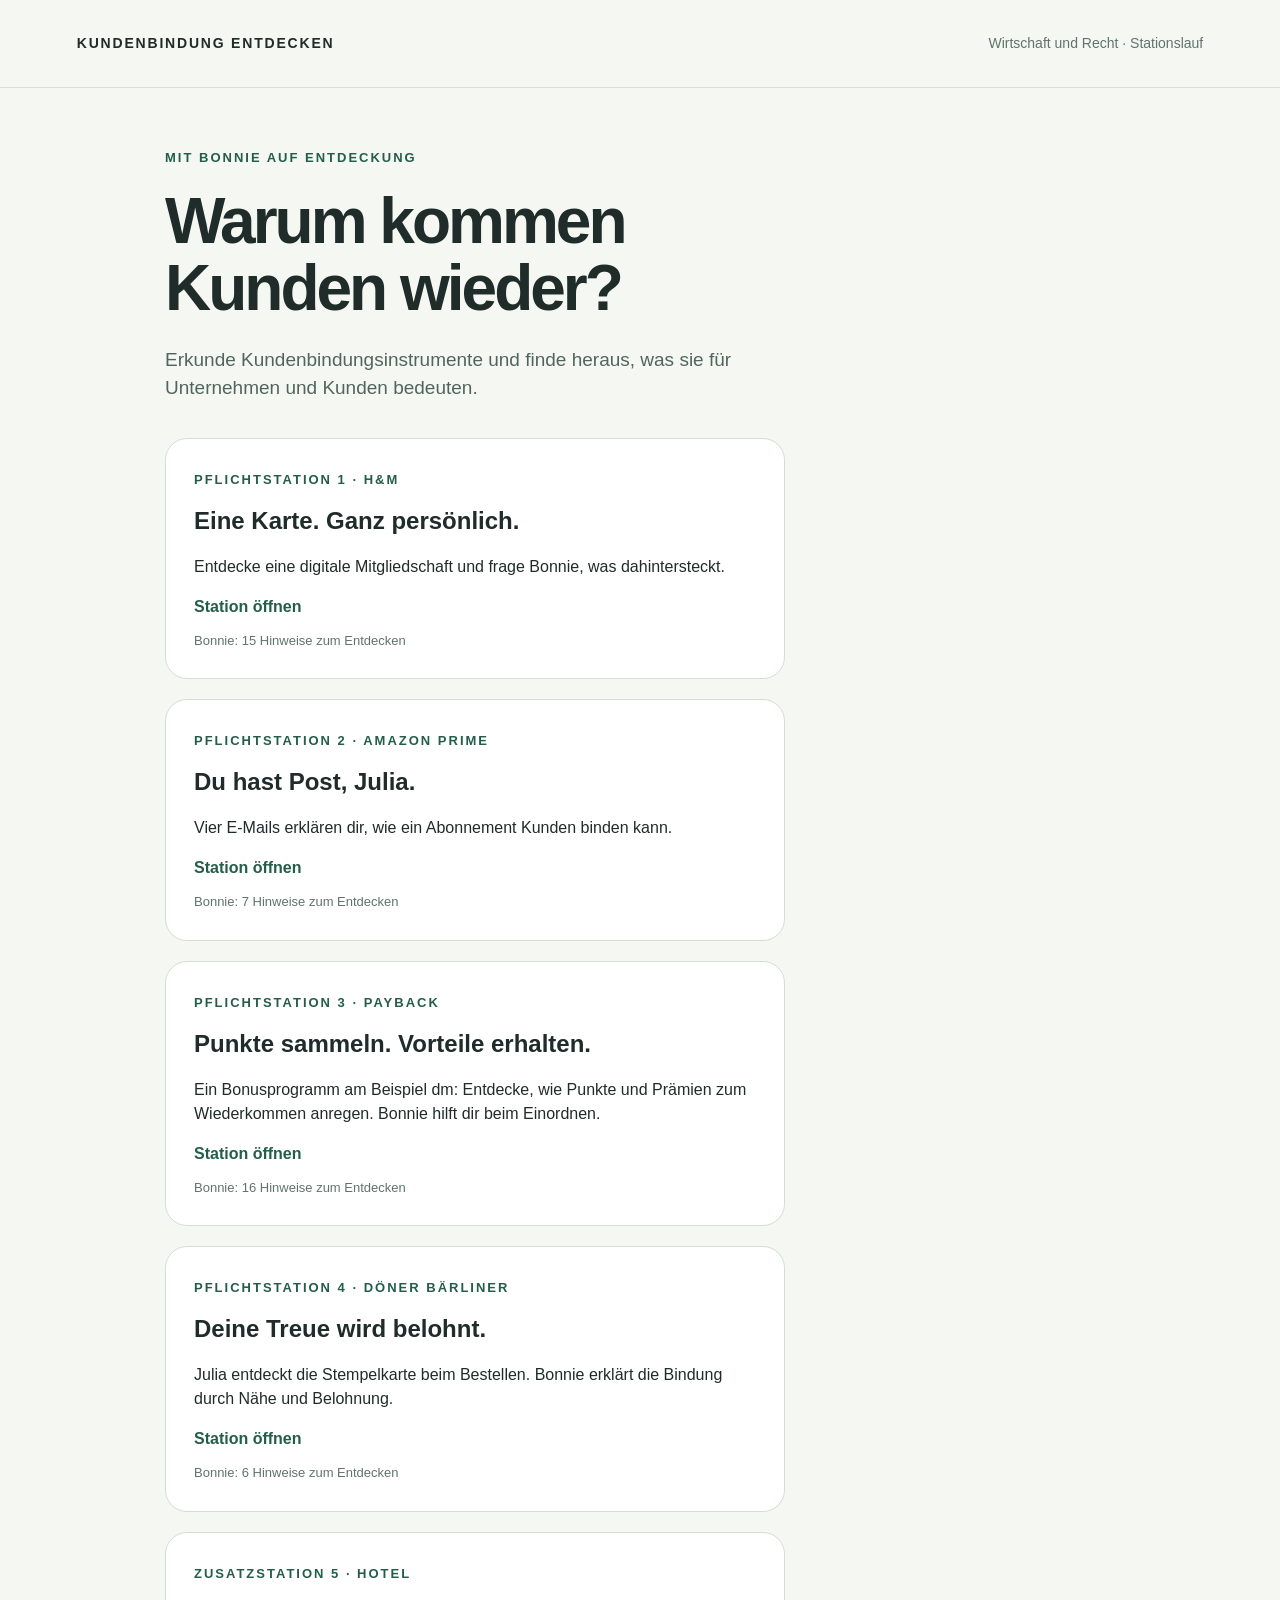
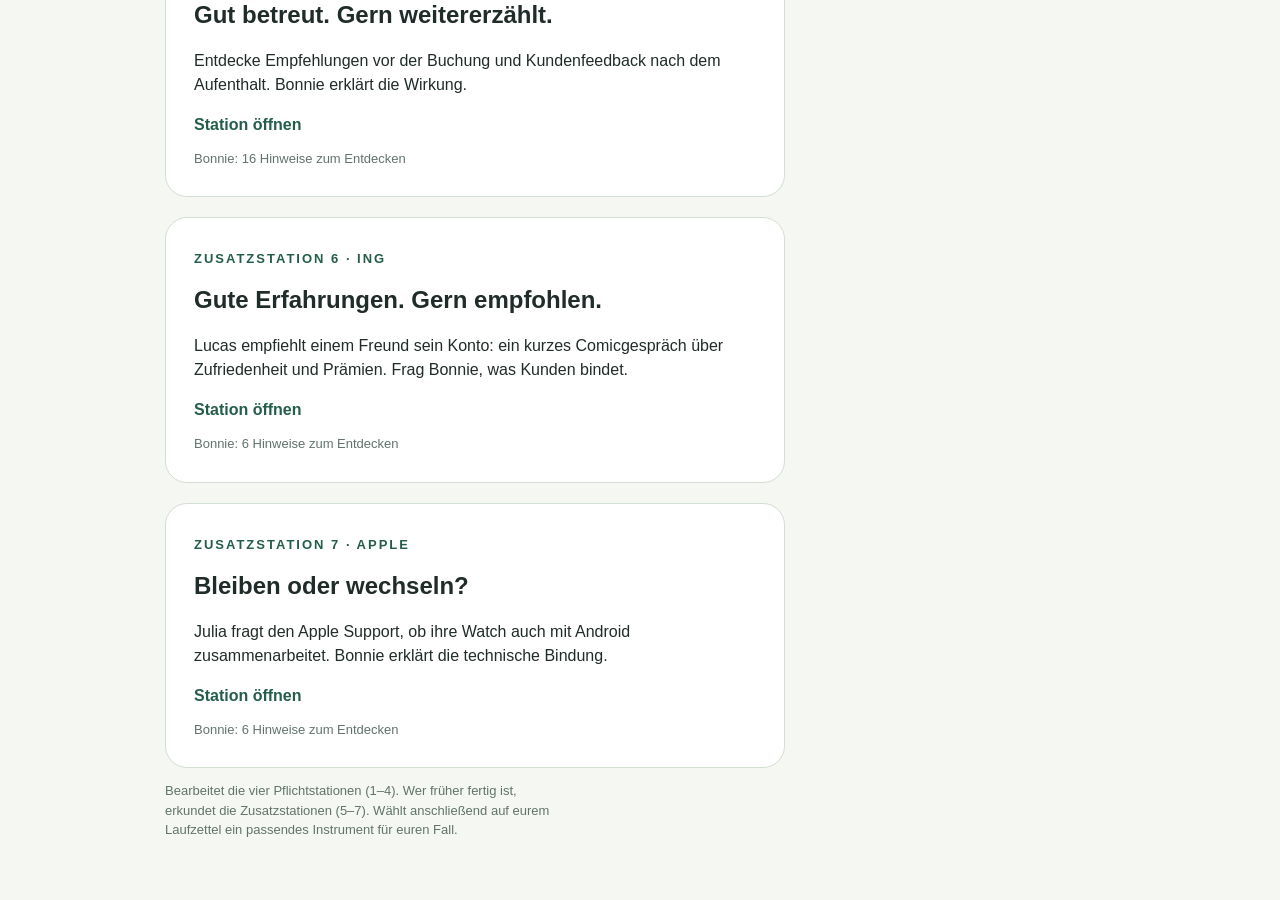
<file: index.html>
<!doctype html><html lang="de"><head><meta charset="utf-8"><meta name="viewport" content="width=device-width,initial-scale=1"><title>Kundenbindung entdecken</title><link rel="stylesheet" href="style.css"></head><body><header class="top"><a href="./">KUNDENBINDUNG ENTDECKEN</a><span>Wirtschaft und Recht · Stationslauf</span></header><main style="max-width:1000px;margin:60px auto;padding:0 25px"><p class="eyebrow">MIT BONNIE AUF ENTDECKUNG</p><h1>Warum kommen<br>Kunden wieder?</h1><p class="lead" style="max-width:650px">Erkunde Kundenbindungsinstrumente und finde heraus, was sie für Unternehmen und Kunden bedeuten.</p><a href="station-1/" style="display:block;max-width:620px;margin-top:35px;padding:28px;border-radius:22px;background:white;border:1px solid #d3dfd2;text-decoration:none"><span class="eyebrow">PFLICHTSTATION 1 · H&M</span><h2 style="margin:12px 0">Eine Karte. Ganz persönlich.</h2><p>Entdecke eine digitale Mitgliedschaft und frage Bonnie, was dahintersteckt.</p><strong style="color:#245e4a">Station öffnen</strong><p class="small" style="margin:12px 0 0">Bonnie: 15 Hinweise zum Entdecken</p></a><a href="station-2/" style="display:block;max-width:620px;margin-top:20px;padding:28px;border-radius:22px;background:white;border:1px solid #d3dfd2;text-decoration:none"><span class="eyebrow">PFLICHTSTATION 2 · AMAZON PRIME</span><h2 style="margin:12px 0">Du hast Post, Julia.</h2><p>Vier E-Mails erklären dir, wie ein Abonnement Kunden binden kann.</p><strong style="color:#245e4a">Station öffnen</strong><p class="small" style="margin:12px 0 0">Bonnie: 7 Hinweise zum Entdecken</p></a><a href="station-3/" style="display:block;max-width:620px;margin-top:20px;padding:28px;border-radius:22px;background:white;border:1px solid #d3dfd2;text-decoration:none"><span class="eyebrow">PFLICHTSTATION 3 · PAYBACK</span><h2 style="margin:12px 0">Punkte sammeln. Vorteile erhalten.</h2><p>Ein Bonusprogramm am Beispiel dm: Entdecke, wie Punkte und Prämien zum Wiederkommen anregen. Bonnie hilft dir beim Einordnen.</p><strong style="color:#245e4a">Station öffnen</strong><p class="small" style="margin:12px 0 0">Bonnie: 16 Hinweise zum Entdecken</p></a><a href="station-4/" style="display:block;max-width:620px;margin-top:20px;padding:28px;border-radius:22px;background:white;border:1px solid #d3dfd2;text-decoration:none"><span class="eyebrow">PFLICHTSTATION 4 · DÖNER BÄRLINER</span><h2 style="margin:12px 0">Deine Treue wird belohnt.</h2><p>Julia entdeckt die Stempelkarte beim Bestellen. Bonnie erklärt die Bindung durch Nähe und Belohnung.</p><strong style="color:#245e4a">Station öffnen</strong><p class="small" style="margin:12px 0 0">Bonnie: 6 Hinweise zum Entdecken</p></a><a href="station-5/" style="display:block;max-width:620px;margin-top:20px;padding:28px;border-radius:22px;background:white;border:1px solid #d3dfd2;text-decoration:none"><span class="eyebrow">ZUSATZSTATION 5 · HOTEL</span><h2 style="margin:12px 0">Gut betreut. Gern weitererzählt.</h2><p>Entdecke Empfehlungen vor der Buchung und Kundenfeedback nach dem Aufenthalt. Bonnie erklärt die Wirkung.</p><strong style="color:#245e4a">Station öffnen</strong><p class="small" style="margin:12px 0 0">Bonnie: 16 Hinweise zum Entdecken</p></a><a href="station-6/" style="display:block;max-width:620px;margin-top:20px;padding:28px;border-radius:22px;background:white;border:1px solid #d3dfd2;text-decoration:none"><span class="eyebrow">ZUSATZSTATION 6 · ING</span><h2 style="margin:12px 0">Gute Erfahrungen. Gern empfohlen.</h2><p>Lucas empfiehlt einem Freund sein Konto: ein kurzes Comicgespräch über Zufriedenheit und Prämien. Frag Bonnie, was Kunden bindet.</p><strong style="color:#245e4a">Station öffnen</strong><p class="small" style="margin:12px 0 0">Bonnie: 6 Hinweise zum Entdecken</p></a><a href="station-7/" style="display:block;max-width:620px;margin-top:20px;padding:28px;border-radius:22px;background:white;border:1px solid #d3dfd2;text-decoration:none"><span class="eyebrow">ZUSATZSTATION 7 · APPLE</span><h2 style="margin:12px 0">Bleiben oder wechseln?</h2><p>Julia fragt den Apple Support, ob ihre Watch auch mit Android zusammenarbeitet. Bonnie erklärt die technische Bindung.</p><strong style="color:#245e4a">Station öffnen</strong><p class="small" style="margin:12px 0 0">Bonnie: 6 Hinweise zum Entdecken</p></a><p class="small">Bearbeitet die vier Pflichtstationen (1–4). Wer früher fertig ist, erkundet die Zusatzstationen (5–7). Wählt anschließend auf eurem Laufzettel ein passendes Instrument für euren Fall.</p></main></body></html>
</file>
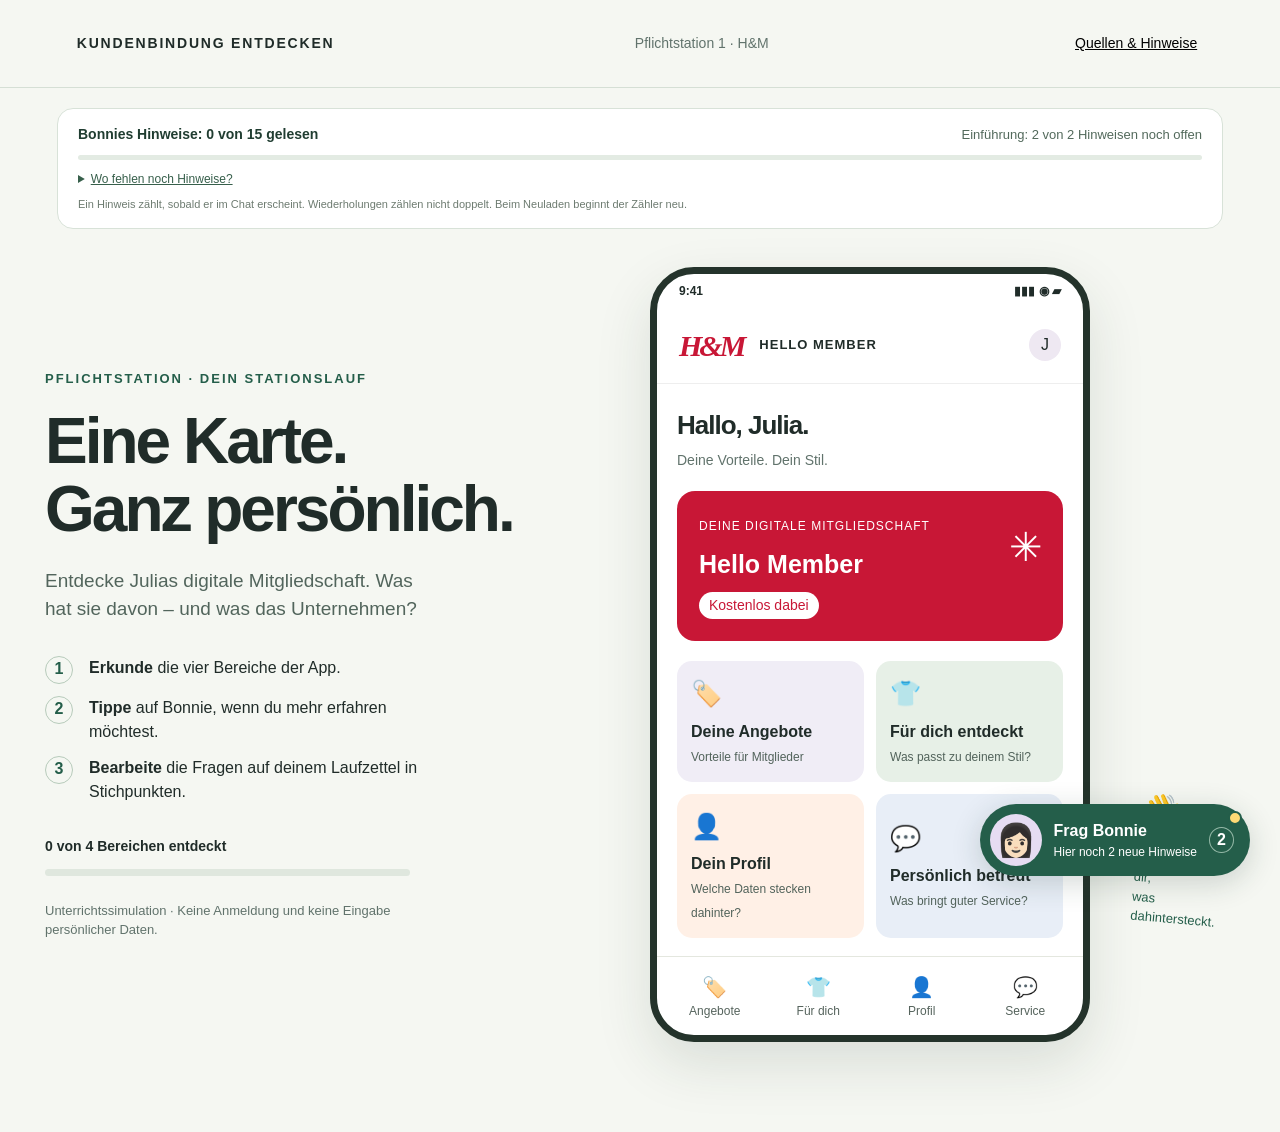
<file: station-1/index.html>
<!doctype html><html lang="de"><head><meta charset="utf-8"><meta name="viewport" content="width=device-width,initial-scale=1"><title>Pflichtstation 1 · Hello Member</title><link rel="stylesheet" href="../style.css"><link rel="stylesheet" href="../bonnie-progress.css?v=1"></head><body>
<header class="top"><a href="../">KUNDENBINDUNG ENTDECKEN</a><span>Pflichtstation 1 · H&M</span><button id="sourceBtn" class="quiet">Quellen & Hinweise</button></header><section id="bonnieProgress" class="bonnie-progress" aria-label="Fortschritt von Bonnies Hinweisen"><div class="bonnie-progress-head"><strong data-bonnie-total role="status" aria-live="polite"></strong><span data-bonnie-current></span></div><div class="bonnie-progress-track" role="progressbar" aria-label="Gelesene Bonnie-Hinweise" aria-valuemin="0" aria-valuenow="0" aria-valuemax="1"><span data-bonnie-bar></span></div><details><summary>Wo fehlen noch Hinweise?</summary><ul data-bonnie-list></ul></details><p class="bonnie-progress-note">Ein Hinweis zählt, sobald er im Chat erscheint. Wiederholungen zählen nicht doppelt. Beim Neuladen beginnt der Zähler neu.</p></section>
<main class="layout"><section class="intro"><p class="eyebrow">PFLICHTSTATION · DEIN STATIONSLAUF</p><h1>Eine Karte.<br>Ganz persönlich.</h1><p class="lead">Entdecke Julias digitale Mitgliedschaft. Was hat sie davon – und was das Unternehmen?</p><div class="steps"><span class="stepno">1</span><p><strong>Erkunde</strong> die vier Bereiche der App.</p><span class="stepno">2</span><p><strong>Tippe</strong> auf Bonnie, wenn du mehr erfahren möchtest.</p><span class="stepno">3</span><p><strong>Bearbeite</strong> die Fragen auf deinem Laufzettel in Stichpunkten.</p></div><div class="progress"><div><strong id="progressText">0 von 4 Bereichen entdeckt</strong><span id="doneMark"></span></div><div class="track"><div id="progressBar"></div></div></div><p class="small">Unterrichtssimulation · Keine Anmeldung und keine Eingabe persönlicher Daten.</p></section>
<section class="phone" aria-label="Simulierte H&M-Mitgliedschaft"><div class="phonebar"><span>9:41</span><span>▮▮▮ ◉ ▰</span></div><div class="apphead"><span class="brand">H&M</span><span class="member">HELLO MEMBER</span><div class="initial">J</div></div><div id="appContent"></div><nav class="appnav" aria-label="App-Bereiche"><button data-topic="offers">🏷️<span>Angebote</span></button><button data-topic="recommend">👕<span>Für dich</span></button><button data-topic="profile">👤<span>Profil</span></button><button data-topic="service">💬<span>Service</span></button></nav></section>
<aside class="hint"><span>👋</span><p>Bonnie erklärt dir,<br>was dahintersteckt.</p></aside></main>
<button id="bonnie" class="bonnie" aria-label="Bonnie um Hilfe bitten"><span class="avatar">👩🏻</span><span>Frag Bonnie<small>Hilfe zur aktuellen Ansicht</small></span><b>?</b></button>
<section id="chat" class="chat" aria-label="Chat mit Bonnie" hidden><header><span class="avatar smallavatar">👩🏻</span><div><strong>Bonnie</strong><span>Ich helfe dir beim Entdecken.</span></div><button id="closeChat" aria-label="Chat schließen">×</button></header><div id="messages" aria-live="polite"></div><footer><span id="chatCount"></span><button id="nextChat">Weiter</button></footer></section>
<dialog id="sources"><button class="dialogclose" aria-label="Hinweise schließen">×</button><p class="eyebrow">ZUR EINORDNUNG</p><h2>Eine Lern-App, kein echter Shop.</h2><p>Julia ist eine fiktive erwachsene Kundin. Die Oberfläche und ihre Beispieldaten sind erfunden. Die H&M-Fakten stammen aus den unten genannten Quellen. Die Hinweise benennen die Antworten für den Laufzettel ausdrücklich.</p><h3>Quellen</h3><ul><li><a target="_blank" rel="noopener" href="https://www2.hm.com/de_de/member/info.html/">H&M: Mitgliedschaft und Vorteile</a></li><li><a target="_blank" rel="noopener" href="https://www2.hm.com/de_de/customer-service/club-terms-link.html">H&M: Mitgliedschaftsbedingungen</a></li><li><a target="_blank" rel="noopener" href="https://www2.hm.com/content/dam/Customer-Service/Legal/privacy-notice-pdf/DE_HM%20Group%20Customer%20Privacy%20Notice.pdf">H&M: Datenschutzerklärung</a></li><li><a target="_blank" rel="noopener" href="https://www.brevo.com/de/blog/kundenbindung-massnahmen-und-instrumente/">Brevo: Kundenbindungsinstrumente</a></li><li><a target="_blank" rel="noopener" href="https://www.marketinginstitut.biz/blog/kundenbindung/">Deutsches Institut für Marketing: Kundenbindung</a></li><li>Unterrichtsvorlage „WR 8b Kundenbindungssysteme“, bereitgestellt von der Lehrkraft.</li></ul><p class="small">Stand der Prüfung: 19.11.2026. Programmleistungen können sich ändern. H&M ist nicht Anbieter dieser Lern-App. Es werden keine echten Kundenkonten verbunden.</p></dialog><script src="../bonnie-progress.js?v=1"></script><script src="../app.js?v=laufzettel-20261119"></script></body></html>
</file>
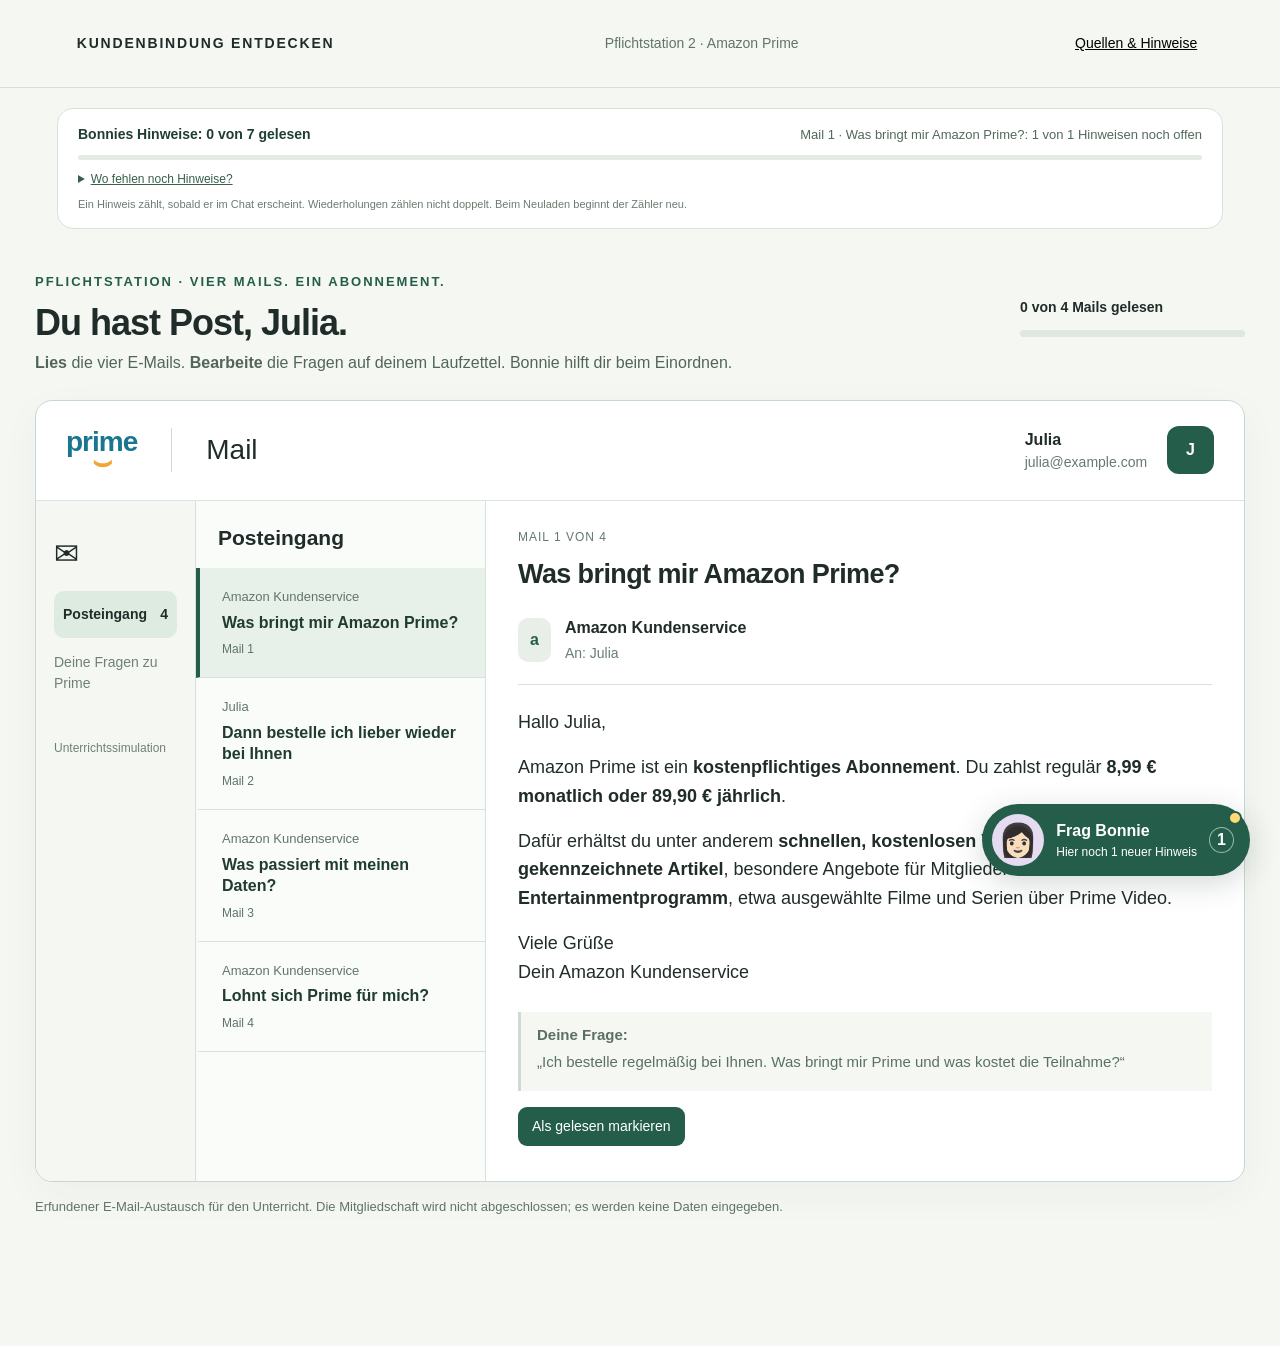
<file: station-2/index.html>
<!doctype html><html lang="de"><head><meta charset="utf-8"><meta name="viewport" content="width=device-width,initial-scale=1"><title>Pflichtstation 2 · Prime-Postfach</title><link rel="stylesheet" href="../style.css"><link rel="stylesheet" href="mail.css"><link rel="stylesheet" href="../bonnie-progress.css?v=1"></head><body>
<header class="top"><a href="../">KUNDENBINDUNG ENTDECKEN</a><span>Pflichtstation 2 · Amazon Prime</span><button class="quiet" id="sourceBtn">Quellen & Hinweise</button></header><section id="bonnieProgress" class="bonnie-progress" aria-label="Fortschritt von Bonnies Hinweisen"><div class="bonnie-progress-head"><strong data-bonnie-total role="status" aria-live="polite"></strong><span data-bonnie-current></span></div><div class="bonnie-progress-track" role="progressbar" aria-label="Gelesene Bonnie-Hinweise" aria-valuemin="0" aria-valuenow="0" aria-valuemax="1"><span data-bonnie-bar></span></div><details><summary>Wo fehlen noch Hinweise?</summary><ul data-bonnie-list></ul></details><p class="bonnie-progress-note">Ein Hinweis zählt, sobald er im Chat erscheint. Wiederholungen zählen nicht doppelt. Beim Neuladen beginnt der Zähler neu.</p></section>
<main class="mailmain"><div class="stationintro"><div><p class="eyebrow">PFLICHTSTATION · VIER MAILS. EIN ABONNEMENT.</p><h1>Du hast Post, Julia.</h1><p><strong>Lies</strong> die vier E-Mails. <strong>Bearbeite</strong> die Fragen auf deinem Laufzettel. Bonnie hilft dir beim Einordnen.</p></div><div class="readprogress"><strong id="progressText">0 von 4 Mails gelesen</strong><div class="track"><div id="progressBar"></div></div></div></div>
<section class="mailwindow" aria-label="Simuliertes E-Mail-Postfach"><header class="mailhead"><span class="primelogo">prime<span>⌣</span></span><strong>Mail</strong><div class="account"><span>Julia<small>julia@example.com</small></span><b>J</b></div></header><div class="mailcolumns"><aside class="folders"><span class="foldericon">✉</span><strong>Posteingang <span>4</span></strong><p>Deine Fragen zu Prime</p><p class="simulation">Unterrichtssimulation</p></aside><nav class="maillist" aria-label="E-Mails"><h2>Posteingang</h2><div id="mailbuttons"></div></nav><article id="message" aria-live="polite"></article></div></section><p class="small footnote">Erfundener E-Mail-Austausch für den Unterricht. Die Mitgliedschaft wird nicht abgeschlossen; es werden keine Daten eingegeben.</p></main>
<button id="bonnie" class="bonnie" aria-label="Bonnie um Hilfe zur geöffneten Mail bitten"><span class="avatar">👩🏻</span><span>Frag Bonnie<small>Hilfe zur geöffneten Mail</small></span><b>?</b></button><section id="chat" class="chat" aria-label="Chat mit Bonnie" hidden><header><span class="avatar smallavatar">👩🏻</span><div><strong>Bonnie</strong><span>Wir schauen gemeinsam dahinter.</span></div><button id="closeChat" aria-label="Chat schließen">×</button></header><div id="messages" aria-live="polite"></div><footer><span id="chatCount"></span><button id="nextChat">Weiter</button></footer></section>
<dialog id="sources"><button class="dialogclose" aria-label="Hinweise schließen">×</button><h2>Quellen & Einordnung</h2><p>Die Mails sind erfunden und sprachlich vereinfacht. Aussagen zur Absicht des Unternehmens und Julias Kaufverhalten sind didaktische Einordnungen.</p><ul><li><a href="https://press.aboutamazon.com/de/2026/10/heute-gehts-los-die-prime-deal-days-bieten-prime-mitgliedern-ueber-eine-million-angebote" target="_blank" rel="noopener">Amazon: Prime-Leistungen und reguläre Preise</a></li><li><a href="https://www.aboutamazon.de/news/amazon-prime-und-shopping/wie-kannst-du-prime-vorteile-teilen" target="_blank" rel="noopener">Amazon: Versandvorteile teilen</a></li><li><a href="https://www.amazon.de/gp/help/customer/display.html?nodeId=GX7NJQ4ZB8MHFRNJ" target="_blank" rel="noopener">Amazon: Datenschutzerklärung</a></li><li><a href="https://www.primevideo.com/-/de/help?nodeId=G202095490" target="_blank" rel="noopener">Prime Video: Nutzungsbedingungen</a></li><li><a href="https://www.marketinginstitut.biz/blog/kundenbindung/" target="_blank" rel="noopener">Deutsches Institut für Marketing: Bindungsursachen</a></li></ul><p class="small">Geprüft am 19.11.2026. Preise und Leistungen können sich ändern. Die Simulation ist kein Angebot von Amazon.</p></dialog><script src="../bonnie-progress.js?v=1"></script><script src="mail.js?v=laufzettel-20261119"></script></body></html>
</file>
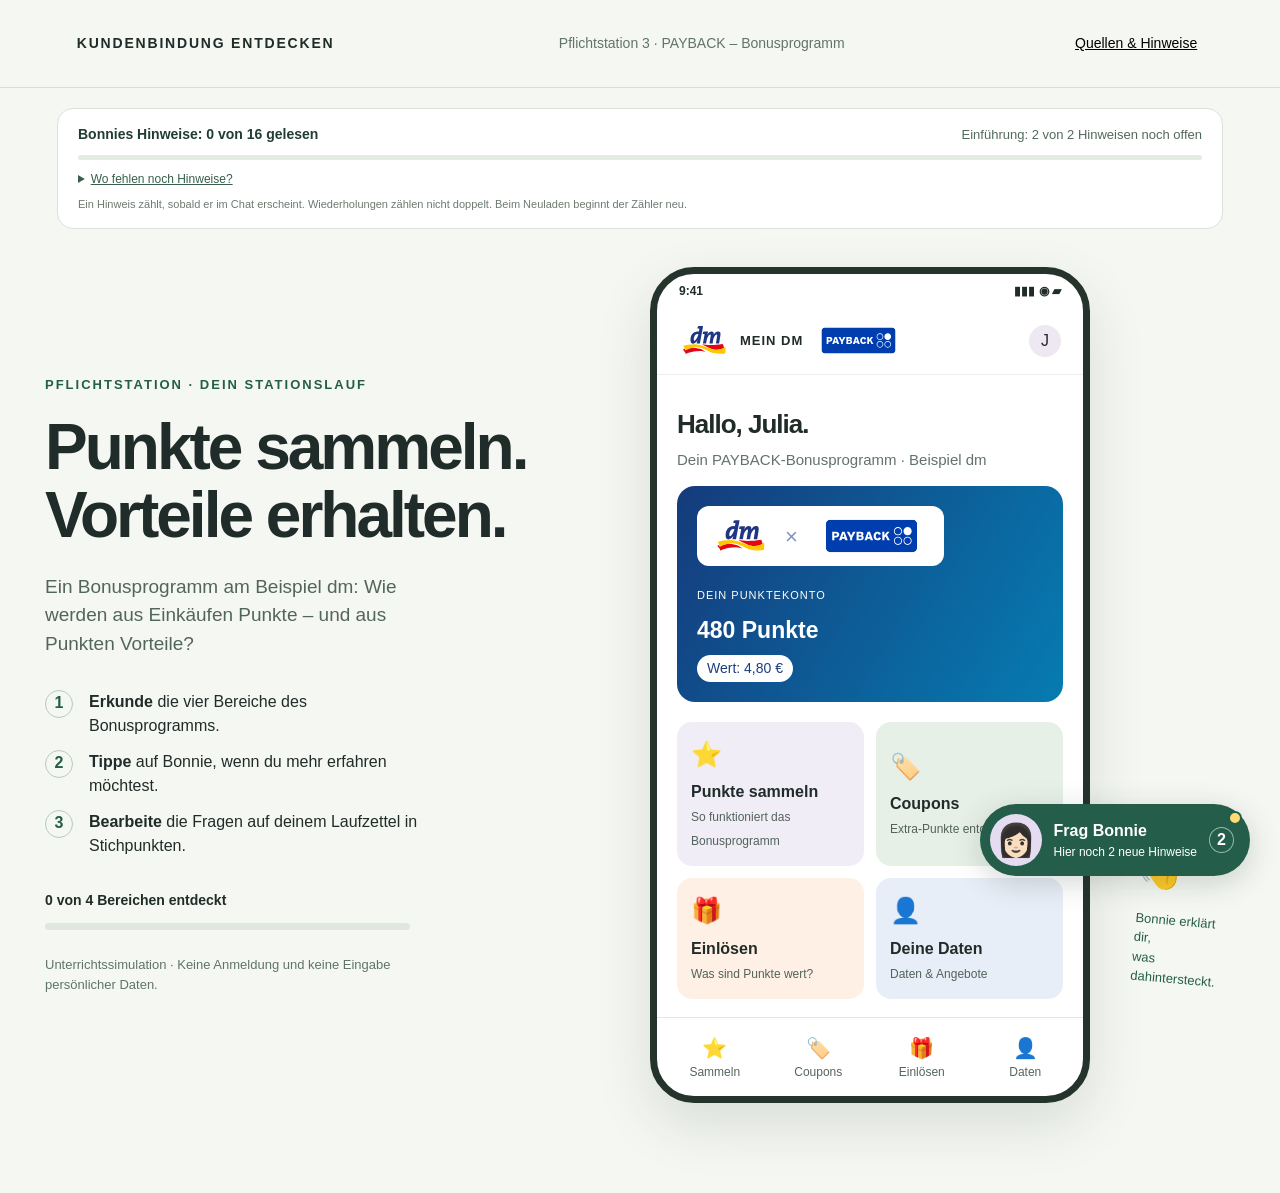
<file: station-3/index.html>
<!doctype html><html lang="de"><head><meta charset="utf-8"><meta name="viewport" content="width=device-width,initial-scale=1"><title>Pflichtstation 3 · PAYBACK – Bonusprogramm</title><link rel="stylesheet" href="../style.css"><link rel="stylesheet" href="dm.css"><link rel="stylesheet" href="../bonnie-progress.css?v=1"></head><body>
<header class="top"><a href="../">KUNDENBINDUNG ENTDECKEN</a><span>Pflichtstation 3 · PAYBACK – Bonusprogramm</span><button id="sourceBtn" class="quiet">Quellen & Hinweise</button></header><section id="bonnieProgress" class="bonnie-progress" aria-label="Fortschritt von Bonnies Hinweisen"><div class="bonnie-progress-head"><strong data-bonnie-total role="status" aria-live="polite"></strong><span data-bonnie-current></span></div><div class="bonnie-progress-track" role="progressbar" aria-label="Gelesene Bonnie-Hinweise" aria-valuemin="0" aria-valuenow="0" aria-valuemax="1"><span data-bonnie-bar></span></div><details><summary>Wo fehlen noch Hinweise?</summary><ul data-bonnie-list></ul></details><p class="bonnie-progress-note">Ein Hinweis zählt, sobald er im Chat erscheint. Wiederholungen zählen nicht doppelt. Beim Neuladen beginnt der Zähler neu.</p></section>
<main class="layout"><section class="intro"><p class="eyebrow">PFLICHTSTATION · DEIN STATIONSLAUF</p><h1>Punkte sammeln.<br>Vorteile erhalten.</h1><p class="lead">Ein Bonusprogramm am Beispiel dm: Wie werden aus Einkäufen Punkte – und aus Punkten Vorteile?</p><div class="steps"><span class="stepno">1</span><p><strong>Erkunde</strong> die vier Bereiche des Bonusprogramms.</p><span class="stepno">2</span><p><strong>Tippe</strong> auf Bonnie, wenn du mehr erfahren möchtest.</p><span class="stepno">3</span><p><strong>Bearbeite</strong> die Fragen auf deinem Laufzettel in Stichpunkten.</p></div><div class="progress"><div><strong id="progressText">0 von 4 Bereichen entdeckt</strong><span id="doneMark"></span></div><div class="track"><div id="progressBar"></div></div></div><p class="small">Unterrichtssimulation · Keine Anmeldung und keine Eingabe persönlicher Daten.</p></section>
<section class="phone" aria-label="PAYBACK-Bonusprogramm am Beispiel dm, dargestellt in einer simulierten dm-App"><div class="phonebar"><span>9:41</span><span>▮▮▮ ◉ ▰</span></div><div class="apphead"><img class="dm-logo" src="assets/dm.svg" alt="dm"><span class="member">MEIN DM</span><img class="payback-header" src="assets/payback.svg" alt="PAYBACK"><div class="initial">J</div></div><div id="appContent"></div><nav class="appnav" aria-label="App-Bereiche"><button data-topic="card">⭐<span>Sammeln</span></button><button data-topic="coupons">🏷️<span>Coupons</span></button><button data-topic="redeem">🎁<span>Einlösen</span></button><button data-topic="profile">👤<span>Daten</span></button></nav></section>
<aside class="hint"><span>👋</span><p>Bonnie erklärt dir,<br>was dahintersteckt.</p></aside></main>
<button id="bonnie" class="bonnie" aria-label="Bonnie um Hilfe bitten"><span class="avatar">👩🏻</span><span>Frag Bonnie<small>Hilfe zur aktuellen Ansicht</small></span><b>?</b></button>
<section id="chat" class="chat" aria-label="Chat mit Bonnie" hidden><header><span class="avatar smallavatar">👩🏻</span><div><strong>Bonnie</strong><span>Ich helfe dir beim Entdecken.</span></div><button id="closeChat" aria-label="Chat schließen">×</button></header><div id="messages" aria-live="polite"></div><footer><span id="chatCount"></span><button id="nextChat">Weiter</button></footer></section>
<dialog id="sources"><button class="dialogclose" aria-label="Hinweise schließen">×</button><p class="eyebrow">ZUR EINORDNUNG</p><h2>Eine Lern-App, kein echter Shop.</h2><p>Julia ist eine fiktive erwachsene Kundin. Ansicht, Coupon und Einkäufe sind erfundene, vereinfachte Unterrichtsbeispiele. Es werden keine Konten verbunden, Käufe ausgeführt oder persönlichen Daten eingegeben. Die Punkte werden im Beispiel sofort gutgeschrieben; die tatsächliche Gutschrift kann abweichen.</p><p>Die Eignung für dm, Unternehmensziele und Bindungsursachen sind didaktische Einordnungen. Die Auszahlung aufs Bankkonto ist eine PAYBACK-Funktion; die Simulation führt sie nicht aus.</p><h3>Bildquellen</h3><p>Original-Logos von dm.de und PAYBACK.de (Partnerübersicht: dm, PAYBACK, Aral, EDEKA). Coupon-Gestaltung angelehnt an PAYBACK und die bereitgestellten App-Abbildungen; der 10-fach-Coupon bleibt ein erfundenes Unterrichtsbeispiel.</p><h3>Quellen</h3><ul><li><a href="https://www.dm.de/services/payback" target="_blank" rel="noopener">dm: PAYBACK-Regeln und Daten</a></li><li><a href="https://www.dm.de/services/payback/freischaltung-payback-services-3501816" target="_blank" rel="noopener">dm: Verknüpfung mit der dm-App</a></li><li><a href="https://www.dm.de/services/payback/punkte-einloesen-3501728" target="_blank" rel="noopener">dm: Punkte einlösen</a></li><li><a href="https://www.payback.de/faq/wie-funktioniert-payback" target="_blank" rel="noopener">PAYBACK: kostenlose Teilnahme, Punktewert und Auszahlung</a></li><li><a href="https://www.payback.de/faq/datenschutz" target="_blank" rel="noopener">PAYBACK: Datennutzung</a></li><li><a href="https://www.marketinginstitut.biz/blog/kundenbindung/" target="_blank" rel="noopener">Deutsches Institut für Marketing: Kundenbindung</a></li><li><a href="https://www.brevo.com/de/blog/kundenbindung-massnahmen-und-instrumente/" target="_blank" rel="noopener">Brevo: Instrumente und Beispiele (bereitgestellte PDF)</a></li><li>Unterrichtsgrundlage „WR 8b Kundenbindungssysteme“ und Laufzettel mit sieben Stationen, bereitgestellt von der Lehrkraft.</li></ul><p class="small">Geprüft am 19.11.2026. Leistungen können sich ändern. dm und PAYBACK sind nicht Anbieter dieser Unterrichtssimulation.</p></dialog><script src="../bonnie-progress.js?v=1"></script><script src="dm.js?v=laufzettel-20261119"></script></body></html>
</file>
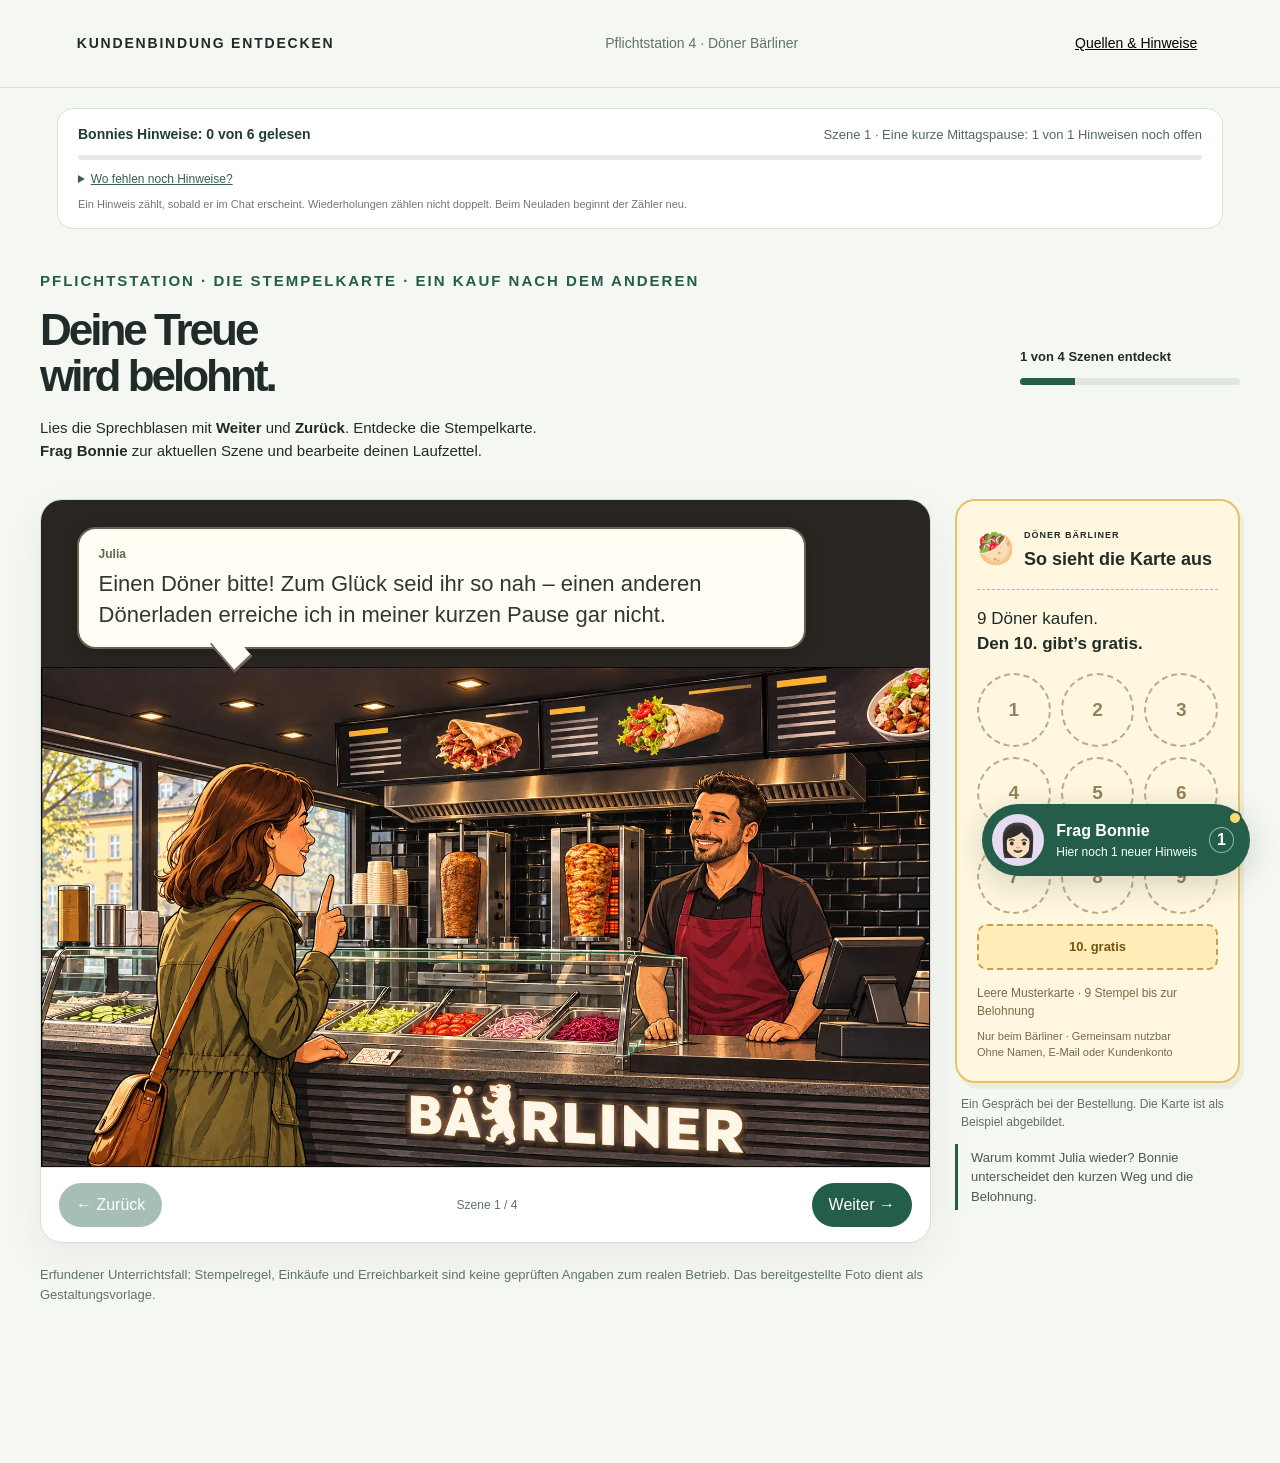
<file: station-4/index.html>
<!doctype html>
<html lang="de"><head><meta charset="utf-8"><meta name="viewport" content="width=device-width,initial-scale=1"><title>Pflichtstation 4 · Döner Bärliner – Stempelkarte</title><link rel="stylesheet" href="../style.css"><link rel="stylesheet" href="comic.css?v=sprechblasen-kurz"><link rel="preload" as="image" href="assets/scene-1.webp"><link rel="prefetch" as="image" href="assets/scene-2.webp"><link rel="stylesheet" href="../bonnie-progress.css?v=1"></head><body>
<header class="top"><a href="../">KUNDENBINDUNG ENTDECKEN</a><span>Pflichtstation 4 · Döner Bärliner</span><button class="quiet" id="sourceBtn">Quellen & Hinweise</button></header><section id="bonnieProgress" class="bonnie-progress" aria-label="Fortschritt von Bonnies Hinweisen"><div class="bonnie-progress-head"><strong data-bonnie-total role="status" aria-live="polite"></strong><span data-bonnie-current></span></div><div class="bonnie-progress-track" role="progressbar" aria-label="Gelesene Bonnie-Hinweise" aria-valuemin="0" aria-valuenow="0" aria-valuemax="1"><span data-bonnie-bar></span></div><details><summary>Wo fehlen noch Hinweise?</summary><ul data-bonnie-list></ul></details><p class="bonnie-progress-note">Ein Hinweis zählt, sobald er im Chat erscheint. Wiederholungen zählen nicht doppelt. Beim Neuladen beginnt der Zähler neu.</p></section>
<main class="comicmain"><section class="stationintro"><div><p class="eyebrow">PFLICHTSTATION · DIE STEMPELKARTE · EIN KAUF NACH DEM ANDEREN</p><h1>Deine Treue<br>wird belohnt.</h1><p>Lies die Sprechblasen mit <strong>Weiter</strong> und <strong>Zurück</strong>. Entdecke die Stempelkarte.<br><strong>Frag Bonnie</strong> zur aktuellen Szene und bearbeite deinen Laufzettel.</p></div><div class="readprogress"><strong id="progressText">0 von 4 Szenen entdeckt</strong><div class="track"><div id="progressBar"></div></div></div></section>
<div class="comiclayout"><section class="comicwindow" aria-label="Comicdialog beim Bärliner"><figure class="comic-picture"><img id="sceneImage" src="assets/scene-1.webp" alt="Julia bestellt beim männlichen Verkäufer im Dönerladen Bärliner." width="1672" height="941" decoding="async" fetchpriority="high"><div class="speech customer" id="comicSpeech"><strong id="speechSpeaker"></strong><p id="speechText"></p></div><figcaption class="sr-only" id="speechAnnouncement" aria-live="polite"></figcaption></figure><nav class="comiccontrols" aria-label="Comic-Steuerung"><button id="prevScene">← Zurück</button><span id="sceneCount"></span><button id="nextScene">Weiter →</button></nav></section>
<aside class="stampcolumn"><section class="stampcard" aria-label="Beispiel einer anonymen Stempelkarte"><div class="card-heading"><span>🥙</span><div><small>DÖNER BÄRLINER</small><h2>So sieht die Karte aus</h2></div></div><p class="card-rule">9 Döner kaufen.<br><strong>Den 10. gibt’s gratis.</strong></p><div class="stamps" id="stamps"></div><p class="stamp-status" id="stampStatus" role="status"></p><p class="card-small">Nur beim Bärliner · Gemeinsam nutzbar<br>Ohne Namen, E-Mail oder Kundenkonto</p></section><p class="scene-note" id="sceneNote"></p><p class="notebox">Warum kommt Julia wieder? Bonnie unterscheidet den kurzen Weg und die Belohnung.</p></aside></div>
<p class="small simulation-note">Erfundener Unterrichtsfall: Stempelregel, Einkäufe und Erreichbarkeit sind keine geprüften Angaben zum realen Betrieb. Das bereitgestellte Foto dient als Gestaltungsvorlage.</p></main>
<button id="bonnie" class="bonnie" aria-label="Bonnie um Hilfe zur aktuellen Szene bitten"><span class="avatar">👩🏻</span><span>Frag Bonnie<small>Hilfe zur aktuellen Szene</small></span><b>?</b></button><section id="chat" class="chat" aria-label="Chat mit Bonnie" hidden><header><span class="avatar smallavatar">👩🏻</span><div><strong>Bonnie</strong><span>Wir schauen gemeinsam dahinter.</span></div><button id="closeChat" aria-label="Chat schließen">×</button></header><div id="messages" aria-live="polite"></div><footer><span id="chatCount"></span><button id="nextChat">Weiter</button></footer></section>

<dialog id="sources"><button class="dialogclose" aria-label="Hinweise schließen">×</button><h2>Quellen & Einordnung</h2><p>Julia und der Dialog sind erfunden. Die anonyme, gemeinsam nutzbare Stempelkarte, der Gratisdöner nach neun bezahlten Käufen und die Lage sind eigens für den Unterricht festgelegt. Die Karte daneben ist eine leere Musterkarte; das Gespräch zeigt die erstmalige Erklärung der Karte, keine späteren Besuche. „Einziger erreichbarer Dönerladen“ bezieht sich auf Julias kurze Mittagspause; es behauptet kein tatsächliches örtliches Monopol.</p><p>Die Thekengestaltung orientiert sich am von der Lehrkraft bereitgestellten Foto. Die Comicbilder sind KI-generierte Unterrichtsillustrationen. Sie orientieren sich am bereitgestellten Bärliner-Foto und am Zeichenstil des Einstiegsvideos. Figuren und Handlung sind fiktiv. Es werden keine persönlichen Daten eingegeben.</p><ul><li>Unterrichtsgrundlage „WR 8b Kundenbindungssysteme“ und Laufzettel mit sieben Stationen.</li><li><a href="https://www.marketinginstitut.biz/blog/kundenbindung/" target="_blank" rel="noopener">Deutsches Institut für Marketing: situative und ökonomische Bindung</a></li><li><a href="https://www.brevo.com/de/blog/kundenbindung-massnahmen-und-instrumente/" target="_blank" rel="noopener">Brevo: Kundenbindungsinstrumente (bereitgestellte PDF)</a></li></ul><p class="small">Die Stempelkarte ist das Instrument. Die Erreichbarkeit ist eine zusätzliche situative Bindungsursache. Stand: 19.11.2026.</p></dialog><script src="../bonnie-progress.js?v=1"></script><script src="comic.js?v=laufzettel-20261119"></script></body></html>
</file>
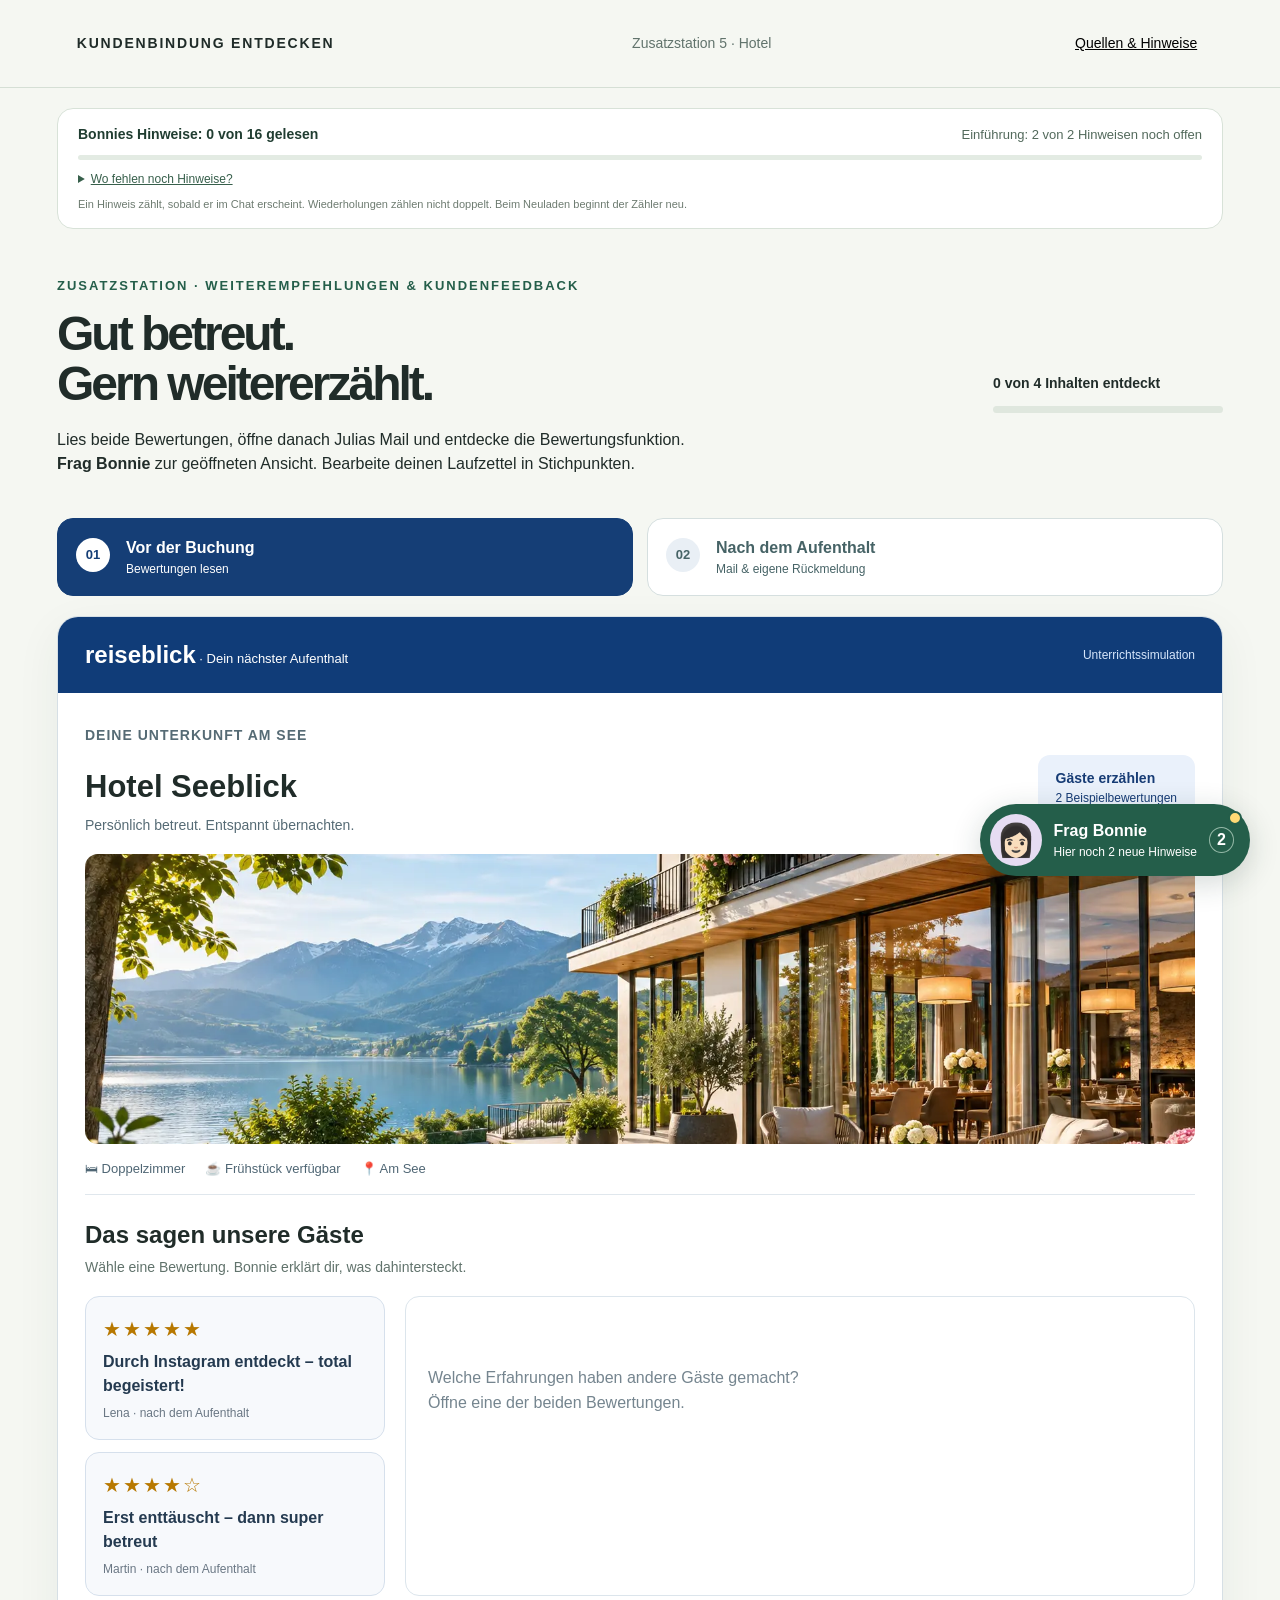
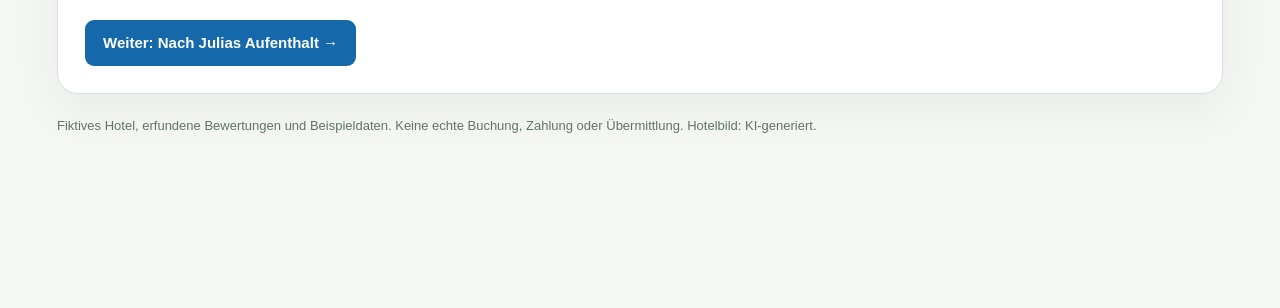
<file: station-5/index.html>
<!doctype html><html lang="de"><head><meta charset="utf-8"><meta name="viewport" content="width=device-width,initial-scale=1"><title>Zusatzstation 5 · Hotel – Empfehlungen & Feedback</title><link rel="stylesheet" href="../style.css"><link rel="stylesheet" href="hotel.css"><link rel="stylesheet" href="../bonnie-progress.css?v=1"></head><body>
<header class="top"><a href="../">KUNDENBINDUNG ENTDECKEN</a><span>Zusatzstation 5 · Hotel</span><button id="sourceBtn" class="quiet">Quellen & Hinweise</button></header><section id="bonnieProgress" class="bonnie-progress" aria-label="Fortschritt von Bonnies Hinweisen"><div class="bonnie-progress-head"><strong data-bonnie-total role="status" aria-live="polite"></strong><span data-bonnie-current></span></div><div class="bonnie-progress-track" role="progressbar" aria-label="Gelesene Bonnie-Hinweise" aria-valuemin="0" aria-valuenow="0" aria-valuemax="1"><span data-bonnie-bar></span></div><details><summary>Wo fehlen noch Hinweise?</summary><ul data-bonnie-list></ul></details><p class="bonnie-progress-note">Ein Hinweis zählt, sobald er im Chat erscheint. Wiederholungen zählen nicht doppelt. Beim Neuladen beginnt der Zähler neu.</p></section>
<main class="hotelmain"><section class="stationintro"><div><p class="eyebrow">ZUSATZSTATION · WEITEREMPFEHLUNGEN & KUNDENFEEDBACK</p><h1>Gut betreut.<br>Gern weitererzählt.</h1><p>Lies beide Bewertungen, öffne danach Julias Mail und entdecke die Bewertungsfunktion.<br><strong>Frag Bonnie</strong> zur geöffneten Ansicht. Bearbeite deinen Laufzettel in Stichpunkten.</p></div><div class="progress"><strong id="progressText">0 von 4 Inhalten entdeckt</strong><div class="track"><div id="progressBar"></div></div></div></section>
<nav class="timeline" aria-label="Zeitpunkt auswählen"><button id="bookingTab" aria-pressed="true"><span>01</span> Vor der Buchung<small>Bewertungen lesen</small></button><button id="mailTab" aria-pressed="false"><span>02</span> Nach dem Aufenthalt<small>Mail & eigene Rückmeldung</small></button></nav>
<section id="bookingPage" aria-label="Fiktive Buchungsseite"><header class="portalhead"><strong>reiseblick<span> · Dein nächster Aufenthalt</span></strong><span>Unterrichtssimulation</span></header><div class="portalbody"><div class="hoteltitle"><div><p class="kicker">DEINE UNTERKUNFT AM SEE</p><h2>Hotel Seeblick</h2><p>Persönlich betreut. Entspannt übernachten.</p></div><div class="review-summary"><strong>Gäste erzählen</strong><span>2 Beispielbewertungen</span></div></div><img class="hero" src="assets/hotel-seeblick.webp" width="1672" height="941" alt="Fiktives Hotel Seeblick mit Terrasse, See und Bergen. KI-generiertes Beispielbild." fetchpriority="high"><div class="staydetails"><span>🛏 Doppelzimmer</span><span>☕ Frühstück verfügbar</span><span>📍 Am See</span></div><div class="review-heading"><h3>Das sagen unsere Gäste</h3><p>Wähle eine Bewertung. Bonnie erklärt dir, was dahintersteckt.</p></div><div class="review-layout"><nav class="review-list" aria-label="Gästebewertung wählen"><button id="review1Btn" data-review="review1" aria-pressed="false"><span class="review-stars" aria-label="5 von 5 Sternen">★★★★★</span><strong>Durch Instagram entdeckt – total begeistert!</strong><small>Lena · nach dem Aufenthalt</small></button><button id="review2Btn" data-review="review2" aria-pressed="false"><span class="review-stars" aria-label="4 von 5 Sternen">★★★★☆</span><strong>Erst enttäuscht – dann super betreut</strong><small>Martin · nach dem Aufenthalt</small></button></nav><article id="reviewContent" class="review-content" aria-live="polite"><p class="placeholder">Welche Erfahrungen haben andere Gäste gemacht?<br>Öffne eine der beiden Bewertungen.</p></article></div><button id="toMail" class="primary journey">Weiter: Nach Julias Aufenthalt →</button></div></section>
<section id="mailPage" aria-label="Julias E-Mail nach dem Aufenthalt" hidden><header class="mailhead"><strong>Seeblick <span>Mail</span></strong><span>Julia · julia@example.com</span></header><div class="mail-layout"><aside class="inbox"><h2>Posteingang</h2><div class="selected-mail"><small>Hotel Seeblick</small><strong>Ihre Rechnung & Ihre Meinung</strong><span>Nach Ihrem Aufenthalt</span></div></aside><article class="mail-body"><p class="kicker">AN: JULIA · JULIA@EXAMPLE.COM</p><h2>Danke für Ihren Besuch, Julia.</h2><p class="sender">Hotel Seeblick · Gästeservice</p><p>Liebe Julia,</p><p>wir hoffen, dass Sie sich bei uns wohlgefühlt haben. Hier finden Sie die Übersicht zu Ihrem Aufenthalt vom 12. bis 14. Oktober 2026.</p><section class="invoice" aria-label="Vereinfachte Rechnungsübersicht"><header><strong>Rechnungsübersicht</strong><span>Beispiel · bereits bezahlt</span></header><table><caption>Vereinfachtes Unterrichtsbeispiel</caption><tbody><tr><th scope="row">2 Übernachtungen à 120 €</th><td>240,00 €</td></tr><tr><th scope="row">2 Frühstücke à 20 €</th><td>40,00 €</td></tr><tr class="total"><th scope="row">Gesamtbetrag, inkl. Steuern</th><td>280,00 €</td></tr></tbody></table></section><h3>Wie war Ihr Aufenthalt?</h3><p>Ihre Meinung ist uns wichtig – Lob genauso wie Kritik. Deshalb bitten wir <strong>jeden Gast</strong> um eine ehrliche Rückmeldung. Wir werten die Antworten aus und nutzen sie, um unseren Service zu verbessern.</p><p>Die Bewertung ist freiwillig und kostet nichts extra.</p><button id="openFeedback" class="primary">Aufenthalt bewerten →</button><p>Wir freuen uns auf ein Wiedersehen!<br>Ihr Team vom Hotel Seeblick</p>
<section id="feedbackSection" class="feedback" aria-labelledby="feedbackTitle" hidden><p class="kicker">DEINE RÜCKMELDUNG · NUR ALS SIMULATION</p><h3 id="feedbackTitle" tabindex="-1">Wie hat dir der Aufenthalt gefallen?</h3><p>Du spielst Julia. Verwende keine echten Namen oder persönlichen Angaben. Die Rückmeldung bleibt im Browser und wird nicht versendet oder gespeichert.</p><form id="feedbackForm"><fieldset><legend>Dein Gesamteindruck <span>(bitte auswählen)</span></legend><div class="rating"><label><input type="radio" name="rating" value="1" required><span>1 ★</span></label><label><input type="radio" name="rating" value="2" required><span>2 ★</span></label><label><input type="radio" name="rating" value="3" required><span>3 ★</span></label><label><input type="radio" name="rating" value="4" required><span>4 ★</span></label><label><input type="radio" name="rating" value="5" required><span>5 ★</span></label></div></fieldset><label for="liked">Was hat dir gefallen? <small>(optional)</small></label><textarea id="liked" maxlength="350" rows="2" placeholder="Zum Beispiel: Das Team war aufmerksam."></textarea><label for="improve">Was könnte besser werden? <small>(optional)</small></label><textarea id="improve" maxlength="350" rows="2" placeholder="Zum Beispiel: mehr vegane Frühstücksangebote."></textarea><p class="internal-note">Diese Rückmeldung geht im Beispiel an das Hotel. Sie wird nicht automatisch öffentlich veröffentlicht.</p><button class="primary" id="submitFeedback" type="submit">Bewertung ausprobieren</button><button id="resetFeedback" class="textbutton" type="reset">Zurücksetzen</button></form><div id="feedbackResult" role="status" hidden></div></section></article></div></section>
<p class="small simulation-note">Fiktives Hotel, erfundene Bewertungen und Beispieldaten. Keine echte Buchung, Zahlung oder Übermittlung. Hotelbild: KI-generiert.</p></main>
<button id="bonnie" class="bonnie" aria-label="Bonnie um Hilfe zur geöffneten Mail bitten"><span class="avatar">👩🏻</span><span>Frag Bonnie<small>Hilfe zur geöffneten Mail</small></span><b>?</b></button><section id="chat" class="chat" aria-label="Chat mit Bonnie" hidden><header><span class="avatar smallavatar">👩🏻</span><div><strong>Bonnie</strong><span>Wir schauen gemeinsam dahinter.</span></div><button id="closeChat" aria-label="Chat schließen">×</button></header><div id="messages" aria-live="polite"></div><footer><span id="chatCount"></span><button id="nextChat">Weiter</button></footer></section>

<dialog id="sources"><button class="dialogclose" aria-label="Hinweise schließen">×</button><h2>Quellen & Einordnung</h2><p>Die Station zeigt Empfehlungsmarketing und Kundenfeedback am erfundenen Hotel Seeblick. Bewertungen, Hotelantworten, Rechnung und Aufenthalt sind Unterrichtsbeispiele. Es ist nicht bekannt, ob die erwähnte prominente Empfehlung bezahlt war.</p><p>Empfehlungen können neue Gäste gewinnen. Für die Bindung bestehender Gäste stehen eigene Zufriedenheit und Vertrauen im Mittelpunkt. Feedback allein garantiert keine Bindung: Das Hotel muss es analysieren und Verbesserungen umsetzen.</p><ul><li><a href="https://www.brevo.com/de/blog/kundenbindung-massnahmen-und-instrumente/" target="_blank" rel="noopener">Brevo: Kundenservice, Kundenfeedback und emotionale Bindung (bereitgestellte PDF)</a></li><li><a href="https://www.marketinginstitut.biz/blog/kundenbindung/" target="_blank" rel="noopener">Deutsches Institut für Marketing: Kundenbindung und Weiterempfehlungen</a></li><li>Unterrichtsgrundlage „WR 8b Kundenbindungssysteme“ und Laufzettel mit sieben Stationen.</li></ul><p>Die Buchungs- und Mailgestaltung orientiert sich an den bereitgestellten Bildschirmfotos. Das Hotelbild ist KI-generiert. Es gibt kein Tracking und keine Verbindung zu einem Buchungsportal. Formulareingaben werden nur lokal für die laufende Simulation verwendet.</p><p class="small">Stand: 19.11.2026. Die Rechnungsübersicht ist keine vollständige echte Rechnung.</p></dialog><script src="../bonnie-progress.js?v=1"></script><script src="hotel.js?v=laufzettel-20261119"></script></body></html>
</file>
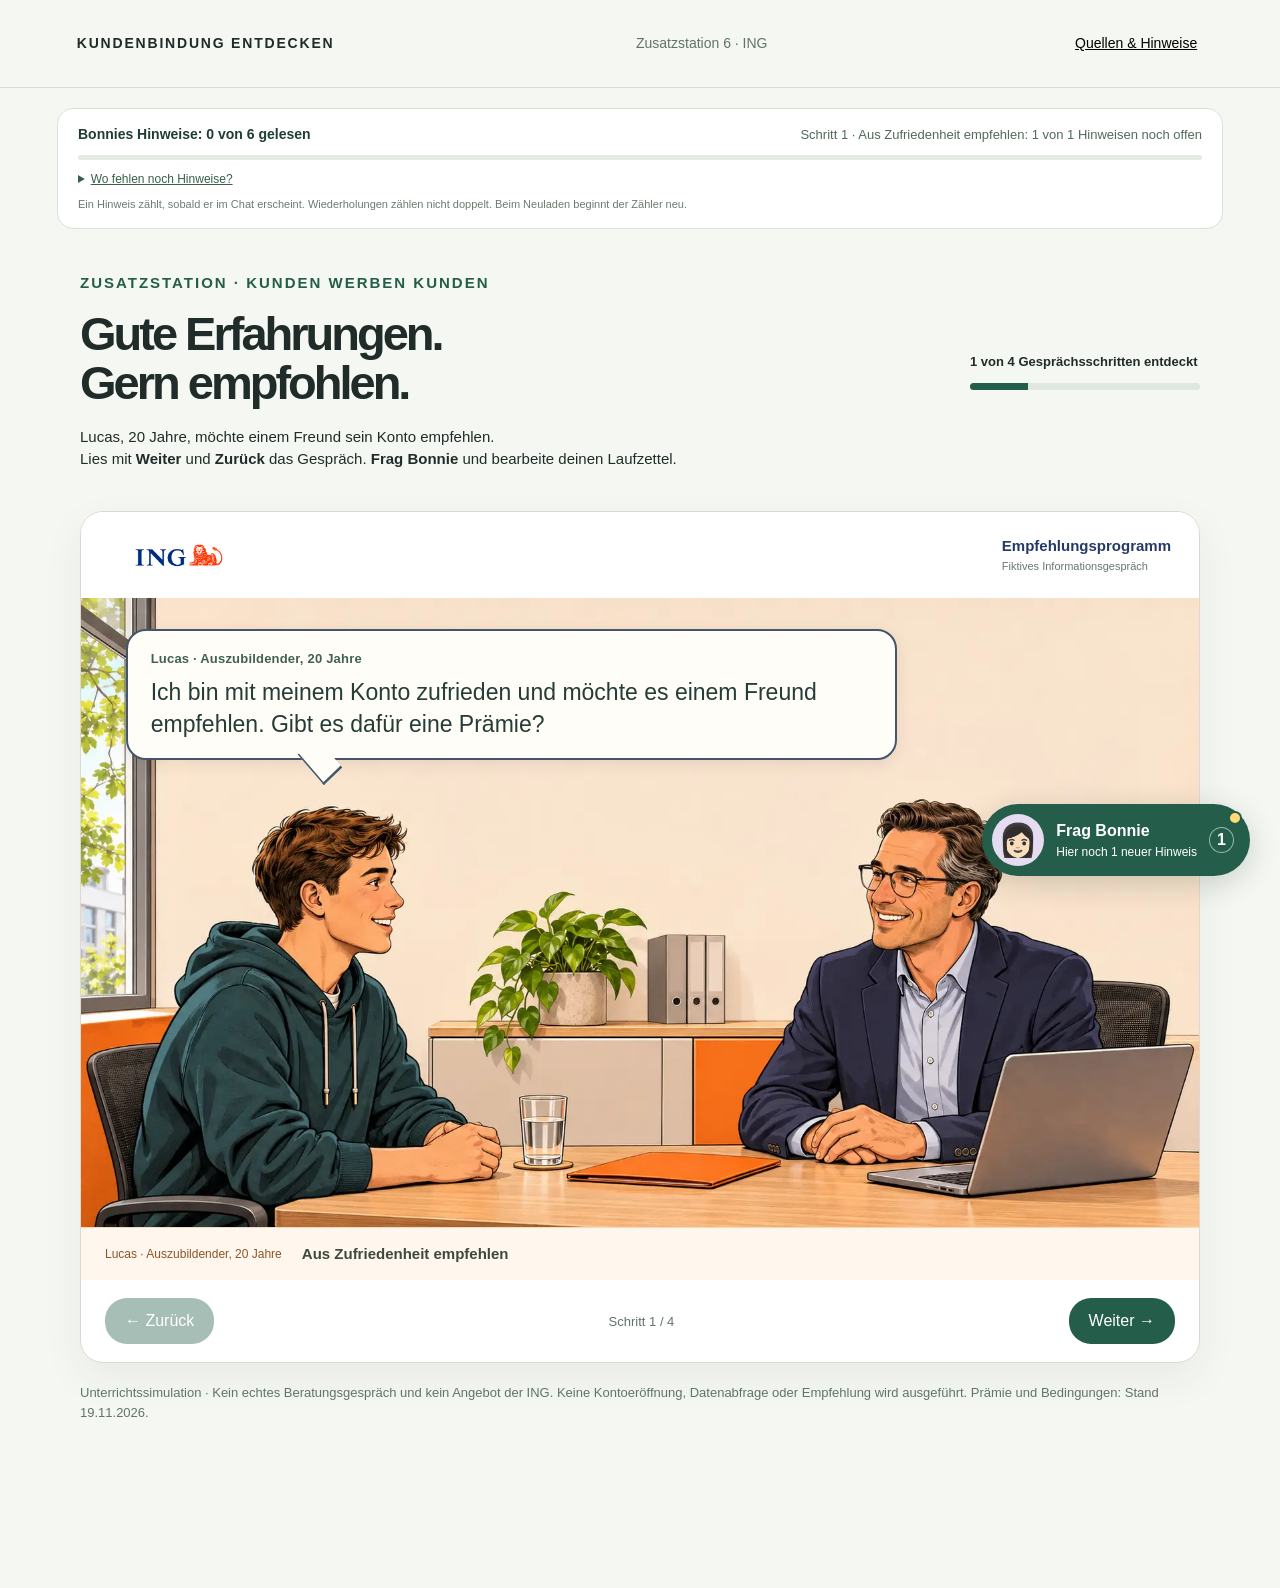
<file: station-6/index.html>
<!doctype html><html lang="de"><head><meta charset="utf-8"><meta name="viewport" content="width=device-width,initial-scale=1"><title>Zusatzstation 6 · ING – Kunden werben Kunden</title><link rel="stylesheet" href="../style.css"><link rel="stylesheet" href="../bonnie-progress.css?v=1"><link rel="stylesheet" href="bank.css"></head><body>
<header class="top"><a href="../">KUNDENBINDUNG ENTDECKEN</a><span>Zusatzstation 6 · ING</span><button id="sourceBtn" class="quiet">Quellen & Hinweise</button></header><section id="bonnieProgress" class="bonnie-progress" aria-label="Fortschritt von Bonnies Hinweisen"><div class="bonnie-progress-head"><strong data-bonnie-total role="status" aria-live="polite"></strong><span data-bonnie-current></span></div><div class="bonnie-progress-track" role="progressbar" aria-label="Gelesene Bonnie-Hinweise" aria-valuemin="0" aria-valuenow="0" aria-valuemax="1"><span data-bonnie-bar></span></div><details><summary>Wo fehlen noch Hinweise?</summary><ul data-bonnie-list></ul></details><p class="bonnie-progress-note">Ein Hinweis zählt, sobald er im Chat erscheint. Wiederholungen zählen nicht doppelt. Beim Neuladen beginnt der Zähler neu.</p></section>
<main class="bankmain"><section class="stationintro"><div><p class="eyebrow">ZUSATZSTATION · KUNDEN WERBEN KUNDEN</p><h1>Gute Erfahrungen.<br>Gern empfohlen.</h1><p>Lucas, 20 Jahre, möchte einem Freund sein Konto empfehlen.<br>Lies mit <strong>Weiter</strong> und <strong>Zurück</strong> das Gespräch. <strong>Frag Bonnie</strong> und bearbeite deinen Laufzettel.</p></div><div class="stationprogress"><strong id="progressText">0 von 4 Gesprächsschritten entdeckt</strong><div class="track"><div id="progressBar"></div></div></div></section>
<section class="bankwindow" aria-label="Simuliertes Informationsgespräch zur ING"><header class="brandhead"><img src="assets/ing-logo.jpg" alt="ING" width="140" height="50"><span>Empfehlungsprogramm<small>Fiktives Informationsgespräch</small></span></header>
<div class="comic-stage"><img class="comic-image" src="assets/bankgespraech.webp" alt="Lucas, ein volljähriger Auszubildender, sitzt links am Tisch, ein Bankmitarbeiter rechts. Das Comicbild bleibt während des Gesprächs unverändert." width="1672" height="941" fetchpriority="high"><div class="speech customer" id="customerSpeech" hidden><strong>Lucas · Auszubildender, 20 Jahre</strong><p id="customerText"></p></div><div class="speech employee" id="employeeSpeech" hidden><strong>Bankmitarbeiter</strong><p id="employeeText"></p></div><p id="accessibleSpeech" class="sr-only" aria-live="polite"></p></div>
<div class="turnmeta"><span id="turnSpeaker"></span><strong id="turnTitle"></strong></div><nav class="conversation-controls" aria-label="Gespräch steuern"><button id="prevTurn">← Zurück</button><span id="turnCount"></span><button id="nextTurn">Weiter →</button></nav></section>
<p class="small simulation-note">Unterrichtssimulation · Kein echtes Beratungsgespräch und kein Angebot der ING. Keine Kontoeröffnung, Datenabfrage oder Empfehlung wird ausgeführt. Prämie und Bedingungen: Stand 19.11.2026.</p></main>
<button id="bonnie" class="bonnie" aria-label="Bonnie um Hilfe zum Gesprächsschritt bitten"><span class="avatar">👩🏻</span><span>Frag Bonnie<small>Hilfe zur geöffneten Mail</small></span><b>?</b></button><section id="chat" class="chat" aria-label="Chat mit Bonnie" hidden><header><span class="avatar smallavatar">👩🏻</span><div><strong>Bonnie</strong><span>Wir schauen gemeinsam dahinter.</span></div><button id="closeChat" aria-label="Chat schließen">×</button></header><div id="messages" aria-live="polite"></div><footer><span id="chatCount"></span><button id="nextChat">Weiter</button></footer></section>


<dialog id="sources"><button class="dialogclose" aria-label="Hinweise schließen">×</button><h2>Quellen & Einordnung</h2><p>Das Gespräch ist erfunden und vereinfacht. Lucas ist 20 Jahre alt und bereits zufriedener Kunde. Die ING ist nicht Anbieter dieser Lernanwendung; die gezeichnete Beratungsszene stellt keinen tatsächlichen Filialservice dar.</p><p>Die Gutschrift von 75 € gehört zur geprüften Aktion. Beträge und Bedingungen können sich ändern. Die Gebühr des Girokontos ist von der Teilnahme am Empfehlungsprogramm zu unterscheiden. Es werden keine echten Finanzgeschäfte durchgeführt.</p><ul><li><a href="https://www.ing.de/hilfe/produkte/kwk/" target="_blank" rel="noopener">ING: Kunden werben Kunden</a></li><li><a href="https://www.ing.de/girokonto/teilnahmebedingungen/" target="_blank" rel="noopener">ING: vollständige Teilnahmebedingungen Girokonto</a></li><li><a href="https://www.ing.de/girokonto/konditionen/" target="_blank" rel="noopener">ING: Konditionen zum Girokonto</a></li><li><a href="https://www.ing.de/datenschutz/" target="_blank" rel="noopener">ING: Datenschutzerklärung</a></li><li><a href="https://nieuws.ing.nl/nl-NL/assets/223748/" target="_blank" rel="noopener">ING: offizielles Logo aus dem Newsroom</a></li><li><a href="https://www.marketinginstitut.biz/blog/kundenbindung/" target="_blank" rel="noopener">Deutsches Institut für Marketing: Bindungsursachen</a></li><li><a href="https://www.brevo.com/de/blog/kundenbindung-massnahmen-und-instrumente/" target="_blank" rel="noopener">Brevo: Kundenbindung (bereitgestellte PDF)</a></li><li>Unterrichtsgrundlage „WR 8b Kundenbindungssysteme“ und Laufzettel mit sieben Stationen.</li></ul><p class="small">Comicbild: KI-generiert im Stil des bereitgestellten Einstiegsvideos. Offizielles Logo unverändert auf weißem Hintergrund. Geprüft am 19.11.2026.</p></dialog><script src="../bonnie-progress.js?v=1"></script><script src="bank.js?v=laufzettel-20261119"></script></body></html>
</file>
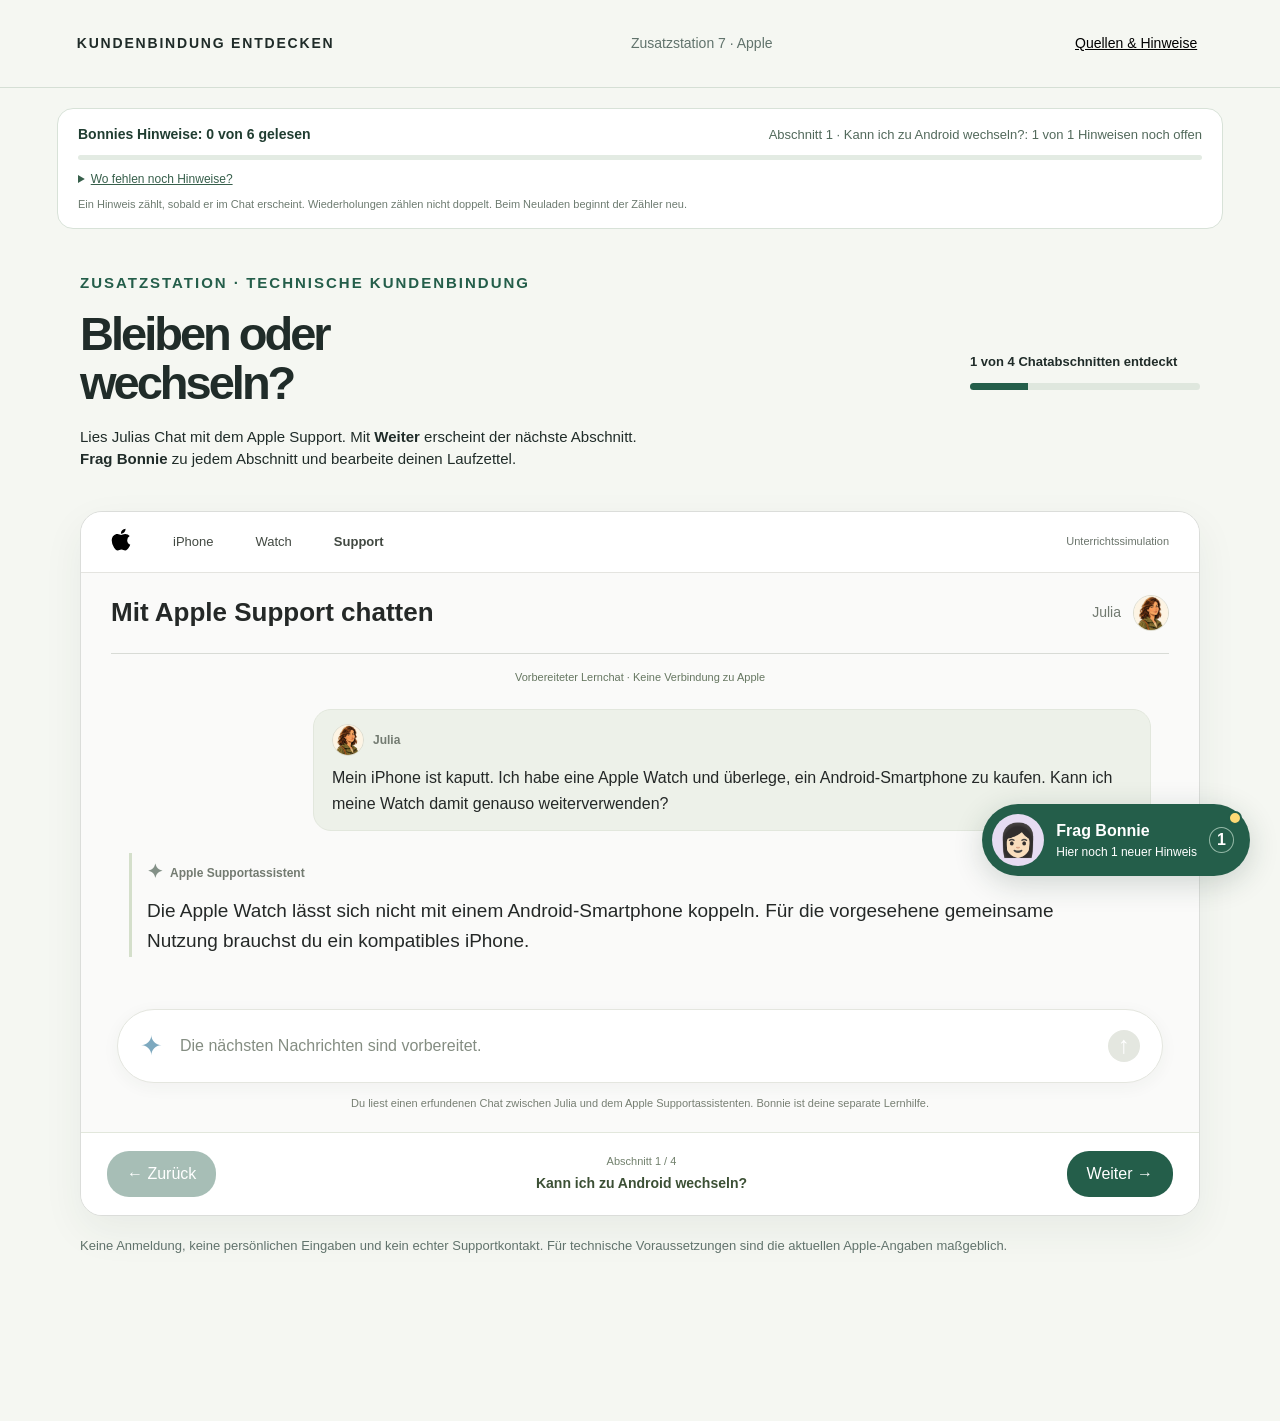
<file: station-7/index.html>
<!doctype html><html lang="de"><head><meta charset="utf-8"><meta name="viewport" content="width=device-width,initial-scale=1"><title>Zusatzstation 7 · Apple – Bleiben oder wechseln?</title><link rel="stylesheet" href="../style.css"><link rel="stylesheet" href="../bonnie-progress.css?v=1"><link rel="stylesheet" href="support.css?v=julia-avatar"></head><body>
<header class="top"><a href="../">KUNDENBINDUNG ENTDECKEN</a><span>Zusatzstation 7 · Apple</span><button class="quiet" id="sourceBtn">Quellen & Hinweise</button></header><section id="bonnieProgress" class="bonnie-progress" aria-label="Fortschritt von Bonnies Hinweisen"><div class="bonnie-progress-head"><strong data-bonnie-total role="status" aria-live="polite"></strong><span data-bonnie-current></span></div><div class="bonnie-progress-track" role="progressbar" aria-label="Gelesene Bonnie-Hinweise" aria-valuemin="0" aria-valuenow="0" aria-valuemax="1"><span data-bonnie-bar></span></div><details><summary>Wo fehlen noch Hinweise?</summary><ul data-bonnie-list></ul></details><p class="bonnie-progress-note">Ein Hinweis zählt, sobald er im Chat erscheint. Wiederholungen zählen nicht doppelt. Beim Neuladen beginnt der Zähler neu.</p></section>
<main class="supportmain"><section class="stationintro"><div><p class="eyebrow">ZUSATZSTATION · TECHNISCHE KUNDENBINDUNG</p><h1>Bleiben oder<br>wechseln?</h1><p>Lies Julias Chat mit dem Apple Support. Mit <strong>Weiter</strong> erscheint der nächste Abschnitt.<br><strong>Frag Bonnie</strong> zu jedem Abschnitt und bearbeite deinen Laufzettel.</p></div><div class="stationprogress"><strong id="progressText">0 von 4 Chatabschnitten entdeckt</strong><div class="track"><div id="progressBar"></div></div></div></section>
<section class="supportwindow" aria-label="Simulierter Apple-Support-Chat"><div class="applebar"><img src="assets/apple.svg" alt="Apple" width="20" height="60"><span>iPhone</span><span>Watch</span><strong>Support</strong><small>Unterrichtssimulation</small></div><header class="supporthead"><h2>Mit Apple Support chatten</h2><div class="julia-profile"><span>Julia</span><img class="julia-avatar" src="assets/julia-avatar.webp" alt="Porträt von Julia" width="36" height="36"></div></header>
<div class="simulation-banner">Vorbereiteter Lernchat · Keine Verbindung zu Apple</div><div id="thread" class="thread" aria-label="Bisheriger Chatverlauf"></div><p id="currentAnnouncement" class="sr-only" aria-live="polite"></p>
<div class="composer" aria-label="Hinweis zur Simulation"><span aria-hidden="true">✦</span><p>Die nächsten Nachrichten sind vorbereitet.</p><span class="send-symbol" aria-hidden="true">↑</span></div><p class="chat-note">Du liest einen erfundenen Chat zwischen Julia und dem Apple Supportassistenten. Bonnie ist deine separate Lernhilfe.</p>
<nav class="support-controls" aria-label="Chatabschnitte auswählen"><button id="prevSection">← Zurück</button><div><small id="sectionCount"></small><strong id="sectionTitle"></strong></div><button id="nextSection">Weiter →</button></nav></section>
<p class="small footnote">Keine Anmeldung, keine persönlichen Eingaben und kein echter Supportkontakt. Für technische Voraussetzungen sind die aktuellen Apple-Angaben maßgeblich.</p></main><button id="bonnie" class="bonnie" aria-label="Bonnie um Hilfe zum Chatabschnitt bitten"><span class="avatar">👩🏻</span><span>Frag Bonnie<small>Hilfe zur geöffneten Mail</small></span><b>?</b></button><section id="chat" class="chat" aria-label="Chat mit Bonnie" hidden><header><span class="avatar smallavatar">👩🏻</span><div><strong>Bonnie</strong><span>Wir schauen gemeinsam dahinter.</span></div><button id="closeChat" aria-label="Chat schließen">×</button></header><div id="messages" aria-live="polite"></div><footer><span id="chatCount"></span><button id="nextChat">Weiter</button></footer></section>



<dialog id="sources"><button class="dialogclose" aria-label="Hinweise schließen">×</button><h2>Quellen & Einordnung</h2><p>Julia, Fragen und Antworten sind für den Unterricht erfunden und vereinfacht. Die Gestaltung orientiert sich am bereitgestellten Bildschirmfoto. Dies ist kein echter Apple-Support und kein Angebot von Apple. Das offizielle Apple-Zeichen stammt aus der Navigation von apple.com. Julias Porträt ist eine KI-generierte Illustration, angelehnt an die Kundin im bereitgestellten Einstiegsvideo.</p><p>Die individuelle Einrichtung und das Funktionsangebot hängen von Watch-Modell, iPhone, Software und Diensten ab. Eine bereits eingerichtete Watch kann einige Funktionen ohne ein nahes iPhone nutzen. Das ist keine Kopplung mit Android. Sonderfälle wie die Einrichtung für Familienmitglieder werden hier nicht vertieft.</p><p>Technische Bindung und mögliche Wechselkosten sind didaktische Einordnungen. Persönliche Daten betreffen Julias Account und Dienste, nicht die Ursache der technischen Inkompatibilität. „Teilnahme kostenlos?“ ist hier als Frage nach zusätzlichen Gebühren zu verstehen: keine zusätzliche Teilnahmegebühr, aber kostenpflichtige Geräte und gegebenenfalls optionale Dienste.</p><ul><li><a href="https://support.apple.com/de-de/109015" target="_blank" rel="noopener">Apple: Watch einrichten und mit iPhone koppeln</a></li><li><a href="https://support.apple.com/de-de/118490" target="_blank" rel="noopener">Apple: Kompatibilität von Watch und iPhone</a></li><li><a href="https://support.apple.com/de-de/108300" target="_blank" rel="noopener">Apple: Watch ohne nahes iPhone verwenden</a></li><li><a href="https://www.apple.com/de/legal/privacy/data/de/apple-account/" target="_blank" rel="noopener">Apple Account & Datenschutz</a></li><li><a href="https://www.marketinginstitut.biz/blog/kundenbindung/" target="_blank" rel="noopener">Deutsches Institut für Marketing: technische und ökonomische Bindung</a></li><li><a href="https://www.brevo.com/de/blog/kundenbindung-massnahmen-und-instrumente/" target="_blank" rel="noopener">Brevo: Bindungsursachen (bereitgestellte PDF)</a></li><li>Unterrichtsgrundlage „WR 8b Kundenbindungssysteme“ und Laufzettel mit sieben Stationen.</li></ul><p class="small">Stand der Prüfung: 19.11.2026.</p></dialog><script src="../bonnie-progress.js?v=1"></script><script src="support.js?v=laufzettel-20261119"></script></body></html>
</file>
<file: style.css>
:root{--ink:#202c29;--green:#245e4a;--paper:#f5f7f2;--muted:#61736c;--red:#c81736;--lav:#ede7ff}*{box-sizing:border-box}body{margin:0;color:var(--ink);background:var(--paper);font-family:Arial,Helvetica,sans-serif;font-size:16px;line-height:1.5}button,a{-webkit-tap-highlight-color:transparent}button{font:inherit;cursor:pointer}button:focus-visible,a:focus-visible{outline:3px solid #b83d73;outline-offset:4px}button{border:0}a{color:inherit}.top{height:88px;display:flex;align-items:center;justify-content:space-between;gap:20px;margin:0 auto;padding:0 6%;border-bottom:1px solid #d5dfd5}.top>a{font-size:14px;letter-spacing:1.8px;font-weight:800;text-decoration:none}.top>span{font-size:14px;color:var(--muted)}.quiet{background:transparent;text-decoration:underline;font-size:14px}.layout{max-width:1280px;margin:auto;display:grid;grid-template-columns:1fr 440px 100px;align-items:center;gap:45px;padding:38px 45px 90px}.eyebrow{font-size:13px;letter-spacing:2px;font-weight:800;color:var(--green)}h1{font-size:clamp(42px,5vw,66px);line-height:1.05;letter-spacing:-3px;margin:20px 0 24px;font-weight:800}.lead{max-width:385px;color:#52655c;font-size:19px}.steps{margin:32px 0;display:grid;grid-template-columns:30px 1fr;gap:12px 14px;max-width:390px}.steps p{margin:0}.stepno{border:1px solid #b7cbbb;border-radius:50%;width:28px;height:28px;text-align:center;color:var(--green);font-weight:700}.progress{max-width:365px;margin-top:32px}.progress>div:first-child{display:flex;justify-content:space-between;font-size:14px}.track{height:7px;border-radius:10px;background:#dfe7de;margin-top:12px;overflow:hidden}#progressBar{height:100%;width:0;background:var(--green);transition:width .3s}.small{font-size:13px;color:var(--muted);max-width:400px}.intro>.small{margin-top:25px}.phone{background:white;border:7px solid #24332b;border-radius:44px;box-shadow:0 22px 55px #233b2920;overflow:hidden;min-height:660px;max-width:440px;width:100%;position:relative}.phonebar{height:34px;display:flex;justify-content:space-between;padding:8px 22px;font-size:12px;font-weight:700}.apphead{display:flex;align-items:center;gap:16px;padding:15px 22px;border-bottom:1px solid #eee}.brand{font-family:Georgia,serif;color:var(--red);font-size:30px;font-weight:bold;font-style:italic;letter-spacing:-3px}.member{font-size:13px;letter-spacing:1px;font-weight:bold}.initial{margin-left:auto;background:#eee8f2;border-radius:50%;height:32px;width:32px;text-align:center;line-height:32px}.appbody{padding:22px 20px 18px;min-height:475px}.hello{font-size:26px;letter-spacing:-1px;margin:0 0 5px}.sub{font-size:14px;color:var(--muted);margin-top:0}.membership{border-radius:18px;background:var(--red);padding:22px;color:white;position:relative;margin:20px 0}.membership .light{font-size:12px;letter-spacing:1px}.membership h3{margin:9px 0;font-size:25px}.membership .symbol{position:absolute;right:20px;top:26px;font-size:40px}.membership .fee{display:inline-block;background:white;color:var(--red);padding:3px 10px;border-radius:20px;font-size:14px}.homegrid{display:grid;grid-template-columns:1fr 1fr;gap:12px}.tile{text-align:left;border-radius:15px;min-height:112px;padding:14px;background:#f0edf6;color:var(--ink)}.tile:nth-child(2){background:#e7f0e7}.tile:nth-child(3){background:#fff0e6}.tile:nth-child(4){background:#e8eef7}.tile>span{font-size:25px;display:block;margin-bottom:7px}.tile strong{font-size:16px;display:block}.tile small{font-size:12px;color:#52635b}.tile:hover{box-shadow:inset 0 0 0 2px #809b8a}.back{background:none;padding:0;margin:0 0 15px;color:#52655c;font-size:14px;text-decoration:underline}.tag{display:inline-block;font-size:12px;font-weight:bold;letter-spacing:.4px;padding:4px 9px;border-radius:6px;background:#f3e4e9;color:#93223d}.feature{padding:21px;border-radius:18px;margin:15px 0;background:#f9e9ef}.feature h3{font-size:25px;line-height:1.2;margin:10px 0}.feature p{margin:10px 0;font-size:16px}.visual{height:135px;display:flex;align-items:center;justify-content:center;background:#eee7f6;border-radius:15px;font-size:68px;gap:15px}.product{display:flex;gap:15px;align-items:center;background:#f3f4ef;border-radius:12px;padding:13px;margin:12px 0}.product .clothing{font-size:48px}.product p{margin:0}.notebox{border-left:3px solid var(--green);padding:4px 0 4px 13px;color:#4a5b52;font-size:14px}.appnav{display:flex;border-top:1px solid #e4e7df;padding:10px 8px;gap:4px}.appnav button{flex:1;background:transparent;font-size:20px;border-radius:10px;padding:5px 0;color:#56645d}.appnav span{display:block;font-size:12px}.appnav button.active{background:#e8f0e8;color:var(--green)}.profile{display:grid;grid-template-columns:100px 1fr;gap:11px;font-size:15px;padding:15px 0}.profile dt{color:var(--muted)}.profile dd{margin:0;font-weight:600}.email{padding:16px;background:#fff3e5;border-radius:15px;font-size:15px}.servicebtn{background:var(--green);color:white;border-radius:10px;padding:11px 17px;font-size:15px}.hint{align-self:end;transform:rotate(5deg);margin-bottom:100px;font-size:13px;color:var(--green)}.hint>span{font-size:33px}.bonnie{position:fixed;right:30px;bottom:24px;z-index:10;display:flex;gap:12px;align-items:center;padding:10px 16px 10px 10px;border-radius:40px;background:var(--green);box-shadow:0 7px 30px #19372930;color:white;text-align:left}.avatar{display:inline-flex;justify-content:center;align-items:center;border-radius:50%;background:#e6dcf2;font-size:32px;width:52px;height:52px}.bonnie small{display:block;font-size:12px;font-weight:400}.bonnie>span:nth-child(2){font-weight:700}.bonnie>b{border:1px solid #94b8a7;border-radius:50%;width:25px;text-align:center}.chat{position:fixed;right:28px;bottom:110px;z-index:20;width:370px;max-height:70vh;border-radius:24px;background:#fff;box-shadow:0 12px 70px #213c2940;overflow:hidden;border:1px solid #d9e4db}.chat[hidden]{display:none}.chat header{display:flex;align-items:center;gap:12px;padding:15px;background:#f0f4ed}.smallavatar{width:40px;height:40px;font-size:26px}.chat header strong{display:block}.chat header div>span{display:block;font-size:12px;color:#647267}.chat header button{margin-left:auto;background:transparent;font-size:27px}.chat footer{display:flex;align-items:center;justify-content:space-between;padding:12px 17px;border-top:1px solid #e8ece6}.chat footer>span{font-size:13px;color:var(--muted)}.chat footer button{background:var(--green);color:white;padding:9px 19px;border-radius:20px}#messages{max-height:40vh;overflow:auto;padding:15px}.bubble{background:#eff0f9;border-radius:3px 16px 16px 16px;padding:13px 16px;margin-bottom:10px;font-size:16px}.bubble .label{font-size:12px;font-weight:bold;letter-spacing:.3px;display:block;margin-bottom:6px;color:#63508c}dialog{border:0;border-radius:22px;padding:30px;max-width:650px;width:90%;box-shadow:0 15px 70px #0004}dialog::backdrop{background:#132a2460}dialog h2{line-height:1.2}.dialogclose{position:absolute;right:15px;top:8px;background:transparent;font-size:30px}dialog li{margin:10px 0} @media(max-width:1050px){.layout{grid-template-columns:1fr 420px;gap:30px;padding:30px 30px 110px}.hint{display:none}h1{font-size:50px}}@media(max-width:760px){.top{height:auto;min-height:70px;padding:16px 20px;flex-wrap:wrap;gap:8px}.top>a{font-size:12px}.top>span{font-size:12px}.quiet{font-size:12px}.layout{display:flex;flex-direction:column;padding:20px 16px 120px;gap:24px}.intro{width:100%;max-width:440px}.eyebrow{margin:0}h1{font-size:36px;letter-spacing:-1.5px;margin:12px 0}.lead{font-size:16px;max-width:none;margin:0}.steps{gap:6px 10px;margin:16px 0;font-size:14px}.stepno{height:23px;width:23px;font-size:13px}.progress{max-width:none;margin-top:14px}.intro>.small{margin:12px 0 0;font-size:12px}.phone{border-width:5px;min-height:640px}.appbody{min-height:460px}.bonnie{right:16px;bottom:14px;padding:8px 12px 8px 8px}.avatar{width:43px;height:43px;font-size:28px}.chat{right:12px;bottom:90px;width:min(370px,calc(100vw - 24px))}.chat .bubble{font-size:16px}.bonnie small{font-size:11px}}
</file>
<file: bonnie-progress.css>
.bonnie-progress{max-width:1166px;margin:20px auto 0;padding:15px 20px;background:#fff;border:1px solid #d8e2d8;border-radius:16px;color:#203d31;font-size:14px}.bonnie-progress-head{display:flex;justify-content:space-between;align-items:baseline;gap:12px;flex-wrap:wrap}.bonnie-progress [data-bonnie-current]{font-size:13px;color:#52695b}.bonnie-progress-track{height:5px;background:#e3ebe3;border-radius:10px;overflow:hidden;margin:10px 0}.bonnie-progress-track>span{display:block;width:0;height:100%;background:#245e4a}.bonnie-progress summary{cursor:pointer;font-size:12px;color:#375f4b;width:fit-content;text-decoration:underline}.bonnie-progress ul{list-style:none;margin:12px 0 0;padding:0;display:grid;grid-template-columns:repeat(auto-fit,minmax(min(100%,260px),1fr));gap:8px}.bonnie-progress li{min-width:0}.bonnie-progress li button{display:flex;flex-direction:column;gap:3px;width:100%;height:100%;text-align:left;background:#f1f5ef;color:#274938;border:1px solid #dce5d8;border-radius:9px;padding:10px;font-size:13px}.bonnie-progress li button>span:last-child{font-size:11px;color:#59715e}.bonnie-progress li button[aria-current=true]{border-color:#245e4a}.bonnie-progress li button.all-read{background:#e6efe7}.bonnie-progress-note{font-size:11px;color:#6d7b70;margin:8px 0 0}.bonnie.has-new::after{content:'';position:absolute;top:7px;right:8px;width:10px;height:10px;border-radius:50%;background:#ffda75;border:2px solid #245e4a}.bonnie.bonnie-nudge{animation:bonnie-attention .65s ease-in-out 2}.bonnie small{white-space:normal}.bonnie>b{flex-shrink:0}.bonnie-progress button:focus-visible,.bonnie-progress summary:focus-visible{outline:3px solid #b83d73;outline-offset:3px}@keyframes bonnie-attention{50%{box-shadow:0 0 0 6px #d6b24b55,0 7px 30px #19372930;transform:translateY(-3px)}}@media(max-width:1220px){.bonnie-progress{margin-left:30px;margin-right:30px}}@media(max-width:760px){.bonnie-progress{margin:14px 16px 0;padding:12px 14px}.bonnie-progress-head{display:block}.bonnie-progress [data-bonnie-current]{display:block;margin-top:4px}.bonnie small{max-width:220px}.bonnie{max-width:calc(100vw - 28px)}}@media(prefers-reduced-motion:reduce){.bonnie.bonnie-nudge{animation:none}}
</file>
<file: station-2/mail.css>
.mailmain{max-width:1440px;margin:auto;padding:30px 35px 115px}.stationintro{display:flex;justify-content:space-between;align-items:center;gap:35px;margin-bottom:25px}.stationintro h1{font-size:36px;letter-spacing:-1px;margin:9px 0}.stationintro p:not(.eyebrow){max-width:720px;margin:0;color:#52655c}.readprogress{min-width:225px;font-size:14px}.mailwindow{border:1px solid #c8d7d1;border-radius:17px;overflow:hidden;background:white;box-shadow:0 12px 40px #2947360a}.mailhead{display:flex;align-items:center;height:100px;padding:22px 30px;border-bottom:1px solid #d9e3df;gap:34px}.primelogo{font-size:28px;font-weight:bold;letter-spacing:-1px;color:#197590;padding-right:34px;border-right:1px solid #cddbd4;line-height:1}.primelogo>span{display:block;text-align:center;color:#f0a634;font-size:31px;height:16px;line-height:.4}.mailhead>strong{font-size:28px;font-weight:500}.account{margin-left:auto;display:flex;align-items:center;gap:20px;font-weight:bold}.account small{display:block;color:#667a71;font-size:14px;font-weight:normal}.account b{background:#245e4a;color:white;border-radius:12px;padding:12px 19px}.mailcolumns{display:grid;grid-template-columns:160px 290px minmax(0,1fr);min-height:530px}.folders{padding:30px 18px;background:#f4f7f2;border-right:1px solid #d7e0da}.foldericon{font-size:30px;display:block;margin-bottom:15px}.folders>strong{display:block;background:#deebe0;padding:13px 9px;border-radius:10px;font-size:14px}.folders strong>span{float:right}.folders p{font-size:14px;color:#708078}.folders .simulation{margin-top:45px;font-size:12px}.maillist{border-right:1px solid #d8e2dc;background:#fafcf9}.maillist h2{font-size:21px;padding:21px 22px 15px;margin:0}.maillist button{display:block;width:100%;padding:19px 22px;text-align:left;background:none;color:#203c32;border-bottom:1px solid #d7e1db;position:relative;min-height:98px;border-left:4px solid transparent}.maillist button.active{background:#e8f1e9;border-left-color:#245e4a}.maillist button:hover{background:#eef4ee}.maillist button>span{display:block;font-size:13px;color:#61756c;margin-bottom:5px}.maillist button strong{display:block;font-size:16px;line-height:1.35}.maillist button small{display:block;font-size:12px;color:#5d7568;margin-top:7px}#message{padding:27px 32px 35px}#message h2{font-size:27px;line-height:1.2;margin:0 0 26px;letter-spacing:-.6px}.senderrow{display:flex;align-items:center;gap:14px;border-bottom:1px solid #d7e1db;padding-bottom:20px}.senderbadge{background:#e8efe9;color:#245e4a;border-radius:10px;padding:10px 12px;font-weight:bold}.senderrow small{display:block;font-size:14px;color:#687e72;margin-top:3px}.mailtext{font-size:18px;line-height:1.6;margin:23px 0 0}.mailtext p{margin:0 0 16px}.mailtext strong{font-weight:700}.quoted{border-left:3px solid #cfdbd2;background:#f5f7f3;padding:12px 16px;color:#5b7064;margin-top:25px;font-size:15px}.quoted p{margin:5px 0}.readbutton{background:#245e4a;color:#fff;border-radius:9px;padding:9px 14px;font-size:14px;margin-top:16px}.readbutton.done{background:#e5efe5;color:#245e4a}.footnote{max-width:none;margin:15px 0}.contentstep{font-size:12px;letter-spacing:1px;color:#637a6d;margin-bottom:12px}.mailnavmobile{display:none}@media(max-width:1100px){.mailcolumns{grid-template-columns:220px minmax(0,1fr)}.folders{display:none}.mailmain{padding:25px 22px 115px}#message{padding:25px}.stationintro h1{font-size:32px}.mailtext{font-size:17px}}@media(max-width:700px){.stationintro{display:block}.readprogress{margin-top:17px;max-width:320px}.mailmain{padding:20px 12px 115px}.stationintro h1{font-size:30px}.stationintro p:not(.eyebrow){font-size:15px}.mailhead{height:78px;padding:15px;gap:17px}.primelogo{font-size:24px;padding-right:17px}.mailhead>strong{font-size:24px}.account>span{display:none}.account b{padding:8px 14px}.mailcolumns{display:block}.maillist{border-right:0;border-bottom:1px solid #d8e2dc}.maillist h2{font-size:17px;padding:14px 16px 7px}#mailbuttons{display:grid;grid-template-columns:1fr 1fr}.maillist button{padding:10px 12px;min-height:98px;border-left:3px solid transparent}.maillist button strong{font-size:14px}.maillist button>span{font-size:11px}.maillist button small{font-size:11px;margin-top:4px}#message{padding:22px 18px}#message h2{font-size:24px;margin-bottom:20px}.mailtext{font-size:17px}.senderrow{font-size:15px}.senderrow small{font-size:13px}}
</file>
<file: station-3/dm.css>
.dmbrand{color:#163b72;letter-spacing:-3px;font-family:Arial,Helvetica,sans-serif;font-style:italic;border-bottom:4px solid #e9ae22;line-height:1}.membership{background:#193e80}.membership .fee{color:#193e80}.feature{background:#eef2fc}.tag{background:#e8eef9;color:#193e80}.coupon-number{font-size:38px;font-weight:800;color:#193e80}.reset{display:block;margin-top:12px}.servicebtn:disabled{opacity:.65;cursor:default}.appbody>p{font-size:15px}.appbody .hello{margin-top:8px}.membership h3{font-size:26px}#receipt:empty{display:none}#redeemStatus:empty{display:none}@media(max-width:400px){.member{font-size:11px;letter-spacing:0}.apphead{gap:10px}.appbody{padding:18px 15px}}

/* Original brand assets; shared layout and Bonnie remain unchanged. */
.dm-logo{width:49px;height:36px;object-fit:contain}.payback-header{width:86px;height:29px;object-fit:contain}.apphead{gap:12px}.apphead .initial{flex-shrink:0}.brand-pair{display:flex;align-items:center;gap:18px;background:white;border-radius:12px;padding:12px 16px;margin:0 0 16px;width:fit-content}.brand-pair img{width:54px;height:36px;object-fit:contain}.brand-pair img:last-child{width:112px}.brand-pair span{color:#8195b8;font-size:22px}.membership{background:linear-gradient(120deg,#153b7c,#067cb1);padding:20px}.membership h3{font-size:23px}.membership .brand-pair+h3{font-size:19px}.partner-panel{background:#f3f6fc;border:1px solid #dce5f5;border-radius:16px;padding:16px}.partner-logos{display:flex;align-items:center;justify-content:space-around;gap:18px;margin:16px 0}.partner-logos img{width:67px;height:48px;object-fit:contain}.partner-panel p{font-size:14px;margin:0;color:#52655c}.coupon-card{background:linear-gradient(120deg,#c4e7f7,#e3def5);border:1px solid #cedaea;border-radius:19px;padding:0 8px 8px;margin:14px 0 18px}.coupon-label{display:flex;justify-content:space-between;font-size:12px;color:#183e77;font-weight:bold;padding:8px 8px}.coupon-label span{background:white;border-radius:5px;padding:0 6px;font-weight:normal}.coupon-inner{background:#fff;border:1px solid #d7e1ef;border-radius:14px;padding:16px}.coupon-brands{display:flex;align-items:center;justify-content:space-between;margin-bottom:14px}.coupon-brands img:first-child{width:49px;height:35px;object-fit:contain}.coupon-brands img:last-child{width:85px;height:28px;object-fit:contain}.coupon-number{display:block;color:#123c80;font-size:52px;line-height:1.05;letter-spacing:-2px}.coupon-number span{font-size:24px;letter-spacing:0;margin-left:5px;font-weight:500}.coupon-inner>p{font-size:16px;color:#18345c;margin:8px 0 14px}.coupon-divider{border-top:1px dashed #bacbe1;margin:15px -16px}.coupon-inner .coupon-condition{font-size:12px;color:#607089}.coupon-inner .servicebtn{display:block;width:100%;border-radius:22px;background:#183858;padding:10px}.coupon-inner .servicebtn:disabled{background:#dce9e1;color:#20563b;opacity:1}.home-membership{margin-top:14px}.home-membership h3{margin:7px 0}.home-membership .light{font-size:11px}
@media(max-width:400px){.payback-header{width:78px}.dm-logo{width:43px}.apphead{gap:9px}.member{font-size:11px}.brand-pair{gap:12px}.partner-logos{gap:10px}}
</file>
<file: station-4/comic.css>
.comicmain{max-width:1260px;margin:26px auto;padding:0 30px 120px}.stationintro{display:flex;justify-content:space-between;align-items:center;gap:30px;margin-bottom:22px}.stationintro h1{font-size:44px;margin:12px 0 18px}.stationintro p{font-size:15px;max-width:740px}.readprogress{min-width:220px;font-size:13px}.comiclayout{display:grid;grid-template-columns:minmax(0,1fr) 285px;gap:24px;align-items:start}.comicwindow{background:#fff;border:1px solid #d5dfd5;border-radius:22px;overflow:hidden;box-shadow:0 15px 40px #233b2910}.comic-picture{position:relative;aspect-ratio:16 / 12;margin:0;background:#292622;overflow:hidden;isolation:isolate}.comic-picture img{position:absolute;bottom:0;left:0;width:100%;height:auto;display:block}.speech{position:absolute;z-index:1;top:4%;width:82%;padding:16px 20px;border:2px solid #6f5f4f;border-radius:19px;background:#fffdf4;box-shadow:0 4px 16px #0003;color:#30392d}.speech.customer{left:4%}.speech.seller{right:4%;background:#fff6d5;border-color:#b6974b}.speech strong{display:block;font-size:12px;color:#5b6d50}.speech.seller strong{color:#80611b}.speech p{font-size:clamp(17px,1.8vw,22px);line-height:1.4;margin:6px 0 0}.speech::after{content:'';position:absolute;bottom:-18px;width:28px;height:28px;background:#fffdf4;border-right:2px solid #6f5f4f;border-bottom:2px solid #6f5f4f;transform:skewY(25deg) rotate(35deg)}.speech.customer::after{left:19%}.speech.seller::after{right:16%;background:#fff6d5;border-color:#b6974b}.comiccontrols{display:flex;align-items:center;justify-content:space-between;gap:10px;padding:15px 18px;border-top:1px solid #dfe6da}.comiccontrols button{background:var(--green);color:#fff;border-radius:22px;padding:10px 17px}.comiccontrols button:disabled{opacity:.4;cursor:default}.comiccontrols span{font-size:12px;color:#61736c}.stampcolumn{position:sticky;top:18px}.stampcard{background:#fff7df;border:2px solid #e7c16b;border-radius:20px;padding:20px;box-shadow:4px 6px 0 #dacb9c40}.card-heading{display:flex;align-items:center;gap:10px;padding-bottom:14px;border-bottom:1px dashed #cab579}.card-heading>span{font-size:30px}.card-heading small{font-size:9px;letter-spacing:1px;font-weight:bold}.card-heading h2{font-size:18px;line-height:1.2;margin:4px 0}.card-rule{font-size:17px;line-height:1.5;margin:16px 0}.stamps{display:grid;grid-template-columns:repeat(3,1fr);gap:10px}.stamp{aspect-ratio:1;border:2px dashed #bcad81;border-radius:50%;display:flex;align-items:center;justify-content:center;font-size:19px;font-weight:bold;color:#95825a}.reward{grid-column:1 / -1;aspect-ratio:auto;min-height:46px;border-radius:10px;font-size:13px;background:#ffecb7;border-color:#c5a04f;color:#735512}.stamp-status{font-size:12px;color:#7c6b45;margin:14px 0 8px}.card-small{font-size:11px;color:#746a4f;margin:0}.scene-note{font-size:12px;color:#61705f;padding:0 6px;line-height:1.5}.stampcolumn .notebox{font-size:13px}.simulation-note{max-width:900px;margin-top:22px}.sr-only{position:absolute;width:1px;height:1px;padding:0;margin:-1px;overflow:hidden;clip:rect(0,0,0,0);white-space:nowrap;border:0}@media(max-width:1000px){.comiclayout{grid-template-columns:minmax(0,1fr) 250px;gap:18px}.comicmain{padding-left:22px;padding-right:22px}.stampcard{padding:16px}.speech{padding:13px 17px}.speech p{font-size:18px}}@media(max-width:740px){.comicmain{margin:22px auto 0;padding:0 14px 120px}.stationintro{display:block}.stationintro h1{font-size:35px}.stationintro p{font-size:14px}.readprogress{max-width:400px;margin-top:18px}.comiclayout{grid-template-columns:1fr}.comic-picture{aspect-ratio:1 / 1.1;min-height:340px}.speech{width:90%;top:14px;padding:13px 16px}.speech.customer{left:5%}.speech.seller{right:5%}.speech p{font-size:16px;line-height:1.4}.speech strong{font-size:11px}.comiccontrols{padding:13px 15px}.comiccontrols button{padding:10px 14px;font-size:14px}.stampcolumn{position:static;max-width:430px;width:100%;margin:0 auto}.stamps{grid-template-columns:repeat(5,1fr);gap:8px}.stamp{font-size:16px}.reward{grid-column:auto;aspect-ratio:1;min-height:0;font-size:9px;text-align:center}.card-rule br{display:none}.card-rule strong{margin-left:4px}.card-rule{font-size:16px;margin:12px 0}.scene-note{margin:10px 0}.stampcolumn .notebox{margin:10px 0}}
</file>
<file: station-5/hotel.css>
.hotelmain{max-width:1230px;margin:34px auto;padding:0 32px 125px}.stationintro{display:flex;gap:35px;align-items:center;justify-content:space-between;margin-bottom:26px}.stationintro h1{font-size:48px;margin:14px 0 18px}.stationintro p{max-width:740px}.stationintro .progress{min-width:230px;font-size:14px}.timeline{display:flex;gap:14px;margin-bottom:20px}.timeline button{flex:1;position:relative;padding:17px 20px 17px 68px;text-align:left;border:1px solid #d5dfdf;border-radius:16px;background:#fff;color:#466366;font-weight:bold}.timeline button>span{position:absolute;left:18px;top:19px;background:#e9eff5;border-radius:50%;width:34px;height:34px;text-align:center;line-height:34px;font-size:13px}.timeline small{display:block;font-size:12px;font-weight:normal}.timeline button[aria-pressed=true]{background:#153e76;color:#fff;border-color:#153e76}.timeline button[aria-pressed=true]>span{color:#153e76;background:white}#bookingPage,#mailPage{border:1px solid #d6dfe5;border-radius:21px;background:#fff;overflow:hidden;box-shadow:0 14px 45px #233b2910}[hidden]{display:none!important}.portalhead,.mailhead{display:flex;justify-content:space-between;align-items:center;gap:20px;padding:20px 27px;background:#103c78;color:#fff}.portalhead strong,.mailhead strong{font-size:24px}.portalhead strong span{font-size:13px;font-weight:normal}.portalhead>span{font-size:12px;color:#d6e6fb}.portalbody{padding:27px}.hoteltitle{display:flex;justify-content:space-between;gap:20px;align-items:center}.hoteltitle h2{font-size:31px;margin:2px 0}.hoteltitle p{font-size:14px;margin:5px 0 18px;color:#566b75}.kicker{font-size:11px;letter-spacing:1px;font-weight:bold;color:#5d7882}.review-summary{background:#eaf1fb;padding:13px 18px;border-radius:12px;color:#173c75;font-size:14px;flex-shrink:0}.review-summary span{display:block;font-size:12px}.hero{width:100%;height:290px;object-fit:cover;border-radius:13px;display:block}.staydetails{display:flex;gap:20px;padding:15px 0;border-bottom:1px solid #e0e7ed;font-size:13px;color:#4f6674;flex-wrap:wrap}.review-heading h3{font-size:24px;margin:22px 0 3px}.review-heading p{font-size:14px;color:#61736c;margin:4px 0 18px}.review-layout{display:grid;grid-template-columns:300px minmax(0,1fr);gap:20px}.review-list{display:flex;flex-direction:column;gap:12px}.review-list button{background:#f7f9fc;border:1px solid #d6e0ec;border-radius:14px;text-align:left;padding:17px;color:#243a50}.review-list strong,.review-list small{display:block}.review-list strong{font-size:16px;margin:6px 0}.review-list small{color:#6a7784;font-size:12px}.review-list button[aria-pressed=true]{border:2px solid #2464a3;background:#edf4fd;padding:16px}.review-stars{color:#b77800;letter-spacing:2px;font-size:20px}.review-content{border:1px solid #dce5ec;border-radius:14px;padding:22px;min-width:0}.review-content h4{font-size:21px;margin:10px 0}.review-meta{font-size:12px;color:#647a86}.review-content p{font-size:16px;line-height:1.6}.hotel-reply{background:#f0f5f8;border-left:3px solid #337c9c;padding:14px 17px;margin-top:20px}.hotel-reply strong{font-size:13px}.hotel-reply p{font-size:14px;margin:7px 0 0}.placeholder{color:#75858f;padding:30px 0}.primary{background:#1568a9;color:#fff;border-radius:9px;padding:12px 18px;font-weight:bold;font-size:15px}.primary:disabled{opacity:.6;cursor:default}.journey{margin-top:24px}.mailhead{background:#fff;color:#234b45;border-bottom:1px solid #dbe5df}.mailhead strong span{border-left:1px solid #cadbd3;margin-left:18px;padding-left:20px;font-weight:normal}.mailhead>span{font-size:13px}.mail-layout{display:grid;grid-template-columns:245px minmax(0,1fr)}.inbox{background:#f5f8f5;border-right:1px solid #dbe5df;padding:22px 16px}.inbox h2{font-size:21px;padding:0 8px}.selected-mail{border-left:4px solid #245e4a;background:#e8f2eb;padding:16px 12px}.selected-mail>*{display:block}.selected-mail strong{font-size:16px;margin:8px 0}.selected-mail small,.selected-mail>span{font-size:12px;color:#597169}.mail-body{padding:28px 35px;min-width:0}.mail-body h2{font-size:29px;line-height:1.2;margin:9px 0 10px}.sender{font-size:13px;color:#667a72;padding-bottom:15px;border-bottom:1px solid #e2e8e2}.mail-body>p{font-size:16px;line-height:1.6}.invoice{border:1px solid #d6e3dc;border-radius:12px;padding:16px 18px;margin:20px 0}.invoice header{display:flex;justify-content:space-between;gap:10px;align-items:center}.invoice header span{font-size:11px;color:#61736c}.invoice table{width:100%;border-collapse:collapse;font-size:14px;margin-top:12px}.invoice caption{caption-side:bottom;text-align:left;font-size:11px;color:#7a8a81;padding-top:8px}.invoice th{font-weight:normal;text-align:left}.invoice td{text-align:right;white-space:nowrap}.invoice th,.invoice td{padding:10px 0;border-bottom:1px solid #e2e9e3}.invoice .total>*{font-weight:bold;border-bottom:0}.feedback{border:1px solid #b8d4e8;border-radius:16px;background:#f4f9fe;padding:24px;margin-top:26px;scroll-margin-top:20px}.feedback h3{font-size:22px;margin:8px 0}.feedback>p{font-size:13px;color:#526b7a}.feedback fieldset{border:0;padding:0;margin:22px 0}.feedback legend{font-weight:bold;font-size:15px}.feedback legend span{font-weight:normal;font-size:12px}.rating{display:flex;gap:8px;margin-top:12px;flex-wrap:wrap}.rating label{cursor:pointer}.rating input{position:absolute;opacity:0;width:1px;height:1px}.rating span{display:block;padding:10px 13px;background:white;border:1px solid #b7cadb;border-radius:8px;color:#315b82}.rating input:checked+span{background:#1568a9;color:white;border-color:#1568a9}.rating input:focus-visible+span{outline:3px solid #b83d73;outline-offset:3px}.feedback form>label{display:block;font-weight:bold;font-size:14px;margin:16px 0 7px}.feedback label small{font-weight:normal}.feedback textarea{display:block;width:100%;resize:vertical;min-height:75px;max-height:200px;padding:10px;font:inherit;font-size:14px;border:1px solid #bdcfdd;border-radius:8px;background:#fff;color:#203c4b}.feedback textarea:focus-visible{outline:3px solid #b83d73;outline-offset:2px}.internal-note{font-size:12px;color:#526b7a}.textbutton{background:transparent;text-decoration:underline;margin-left:12px;padding:10px 0;font-size:13px}#feedbackResult{margin-top:17px;background:#e2efe7;color:#234d39;border-radius:12px;padding:17px;font-size:15px}.simulation-note{max-width:900px;margin-top:22px}@media(max-width:900px){.review-layout{grid-template-columns:245px minmax(0,1fr)}.mail-layout{grid-template-columns:195px minmax(0,1fr)}.mail-body{padding:24px}.hotelmain{padding-left:22px;padding-right:22px}}@media(max-width:700px){.hotelmain{margin:22px auto;padding:0 14px 115px}.stationintro{display:block}.stationintro h1{font-size:36px}.stationintro p{font-size:14px}.stationintro .progress{margin-top:18px;max-width:100%}.timeline{gap:8px}.timeline button{padding:14px 10px 14px 44px;font-size:13px}.timeline button>span{left:9px;top:15px;width:26px;height:26px;line-height:26px;font-size:11px}.timeline small{font-size:10px}.portalhead,.mailhead{padding:16px;flex-wrap:wrap;gap:7px}.portalhead strong,.mailhead strong{font-size:20px}.portalhead strong span{display:none}.portalbody{padding:16px}.hoteltitle{align-items:start;gap:12px}.hoteltitle h2{font-size:25px}.review-summary{padding:10px;font-size:11px}.review-summary span{font-size:10px}.hero{height:220px}.review-layout{grid-template-columns:1fr}.review-list{display:grid;grid-template-columns:1fr 1fr;gap:8px}.review-list button{padding:12px}.review-list button[aria-pressed=true]{padding:11px}.review-list strong{font-size:13px}.review-stars{font-size:17px;letter-spacing:1px}.review-content{padding:17px}.review-content h4{font-size:20px}.mail-layout{grid-template-columns:1fr}.inbox{border-right:0;border-bottom:1px solid #dbe5df;padding:13px 16px}.inbox h2{display:none}.selected-mail{padding:10px 13px}.selected-mail>span{display:none}.selected-mail strong{margin:3px 0}.mail-body{padding:20px 16px}.mail-body h2{font-size:25px}.invoice{padding:12px}.invoice header{display:block}.invoice header span{display:block}.invoice table{font-size:12px}.feedback{padding:17px}.rating{gap:6px}.rating span{padding:9px 11px}.feedback .primary{font-size:13px}.staydetails{gap:12px;font-size:11px}}
</file>
<file: station-6/bank.css>
.bankmain{max-width:1180px;margin:28px auto;padding:0 30px 125px}.stationintro{display:flex;justify-content:space-between;align-items:center;gap:30px;margin-bottom:25px}.stationintro h1{font-size:47px;margin:12px 0 18px}.stationintro p{font-size:15px;max-width:760px}.stationprogress{min-width:230px;font-size:13px}.bankwindow{border-radius:23px;border:1px solid #ddd9cf;overflow:hidden;background:#fff;box-shadow:0 15px 40px #233b2910}.brandhead{padding:18px 28px;display:flex;align-items:center;justify-content:space-between;gap:22px;background:white}.brandhead img{width:140px;height:50px;object-fit:contain}.brandhead>span{font-weight:bold;color:#263966;font-size:15px}.brandhead small{display:block;color:#68766d;font-size:11px;font-weight:normal}.comic-stage{position:relative;aspect-ratio:1672 / 941;background:#fae9d8;isolation:isolate;overflow:hidden}.comic-image{position:absolute;left:0;bottom:0;width:100%;height:auto;display:block}.speech{position:absolute;z-index:1;top:5%;width:69%;padding:18px 23px;border:2px solid #45566b;border-radius:20px;background:#fffdf8;box-shadow:0 4px 15px #34271b15}.speech[hidden]{display:none}.speech strong{display:block;font-size:13px;letter-spacing:.2px;color:#406053}.speech p{font-size:clamp(17px,1.85vw,23px);line-height:1.4;margin:7px 0 0;color:#253c37}.speech::after{content:'';position:absolute;bottom:-19px;width:30px;height:30px;background:#fffdf8;border-right:2px solid #45566b;border-bottom:2px solid #45566b;transform:skewY(25deg) rotate(35deg)}.speech.customer{left:4%}.speech.customer::after{left:23%}.speech.employee{right:4%;border-color:#ae4b14}.speech.employee strong{color:#a7440d}.speech.employee::after{right:22%;border-color:#ae4b14}.turnmeta{display:flex;gap:20px;align-items:center;padding:15px 24px;background:#fff6ed;border-top:1px solid #f0d9bd}.turnmeta>span{font-size:12px;color:#8b5629}.turnmeta strong{font-size:15px;color:#3d493f}.conversation-controls{display:flex;justify-content:space-between;align-items:center;gap:15px;padding:18px 24px}.conversation-controls button{background:var(--green);color:#fff;border-radius:22px;padding:11px 20px}.conversation-controls button:disabled{opacity:.4;cursor:default}.conversation-controls>span{font-size:13px;color:#61736c}.simulation-note{max-width:100%;margin-top:20px}.sr-only{position:absolute;width:1px;height:1px;padding:0;margin:-1px;overflow:hidden;clip:rect(0,0,0,0);white-space:nowrap;border:0}@media(max-width:800px){.stationintro{display:block}.stationprogress{max-width:400px;margin-top:18px}.stationintro h1{font-size:40px}.speech{padding:14px 18px}.speech p{font-size:17px}.speech strong{font-size:11px}}@media(max-width:600px){.bankmain{margin-top:22px;padding:0 14px 120px}.stationintro h1{font-size:35px}.stationintro p{font-size:14px}.brandhead{padding:15px 18px;gap:15px}.brandhead img{width:103px;height:38px}.brandhead>span{font-size:12px}.brandhead small{font-size:10px}.comic-stage{aspect-ratio:1 / 1;min-height:340px}.speech{top:14px;width:90%;padding:13px 16px;border-radius:16px}.speech.customer{left:5%}.speech.employee{right:5%}.speech p{font-size:16px;line-height:1.4;margin-top:6px}.speech strong{font-size:11px}.speech.customer::after{left:15%}.speech.employee::after{right:15%}.turnmeta{display:block;padding:12px 17px}.turnmeta>*{display:block}.turnmeta strong{font-size:14px;margin-top:3px}.conversation-controls{padding:14px 15px;gap:8px}.conversation-controls button{padding:10px 14px;font-size:14px}.conversation-controls>span{font-size:11px}}
</file>
<file: station-7/support.css>
.supportmain{max-width:1180px;margin:28px auto;padding:0 30px 125px}.stationintro{display:flex;justify-content:space-between;align-items:center;gap:30px;margin-bottom:25px}.stationintro h1{font-size:47px;margin:12px 0 18px}.stationintro p{font-size:15px;max-width:740px}.stationprogress{min-width:230px;font-size:13px}.supportwindow{border:1px solid #dbddda;border-radius:22px;overflow:hidden;background:#fafaf9;box-shadow:0 15px 40px #233b2910;color:#242827}.applebar{display:flex;align-items:center;gap:42px;padding:0 30px;border-bottom:1px solid #e4e4e0;background:#fff;min-height:60px}.applebar img{width:20px;height:60px;object-fit:contain}.applebar>span,.applebar>strong{font-size:13px;font-weight:normal;color:#424942}.applebar>strong{font-weight:bold}.applebar>small{margin-left:auto;font-size:11px;color:#6a746b}.supporthead{display:flex;justify-content:space-between;align-items:center;gap:20px;margin:0 30px;padding:22px 0;border-bottom:1px solid #d8dbd6}.supporthead h2{font-size:26px;line-height:1.2;margin:0}.julia-profile{display:flex;align-items:center;gap:12px;font-size:14px;color:#717970}.simulation-banner{font-size:11px;text-align:center;margin:15px 30px 0;color:#657660}.thread{max-height:480px;overflow:auto;overscroll-behavior:contain;scroll-padding:20px;padding:24px 48px;min-height:310px}.exchange+.exchange{margin-top:28px;border-top:1px solid #e7e9e3;padding-top:25px}.chat-message{max-width:92%;margin-bottom:22px}.chat-message .message-label{font-size:12px;color:#737b71;display:flex;align-items:center;gap:7px;margin-bottom:9px;font-weight:bold}.chat-message p{font-size:19px;line-height:1.6;margin:0}.chat-message.customer{margin-left:auto;width:fit-content;max-width:82%;padding:14px 18px;background:#edf1e9;border:1px solid #e2e7dd;border-radius:18px 18px 4px 18px}.chat-message.customer p{font-size:16px}.chat-message.support{margin-right:auto;padding:5px 0 0}.assistant-icon{color:#839087;font-size:19px}.exchange.current .chat-message.support{border-left:3px solid #d4dfcb;padding-left:15px}.composer{margin:6px 36px 0;padding:16px 22px;background:white;border:1px solid #e4e6df;border-radius:38px;box-shadow:0 4px 17px #28392e0c;display:flex;align-items:center;gap:17px;color:#848d82}.composer>span:first-child{font-size:27px;color:#7da9bf}.composer p{margin:0;font-size:16px;flex:1}.send-symbol{font-size:24px;background:#e4e7e0;color:#fff;border-radius:50%;width:32px;height:32px;text-align:center;line-height:30px}.chat-note{max-width:820px;margin:12px auto 20px;padding:0 24px;text-align:center;color:#777f73;font-size:11px}.support-controls{display:flex;align-items:center;justify-content:space-between;gap:15px;padding:18px 26px;background:#fff;border-top:1px solid #e2e7dc}.support-controls button{background:var(--green);color:#fff;border-radius:22px;padding:11px 20px}.support-controls button:disabled{opacity:.4;cursor:default}.support-controls>div{text-align:center;min-width:0}.support-controls small{display:block;font-size:11px;color:#72816d}.support-controls strong{display:block;font-size:14px;margin-top:3px;color:#3c5035}.footnote{max-width:100%;margin-top:20px}.sr-only{position:absolute;width:1px;height:1px;padding:0;margin:-1px;overflow:hidden;clip:rect(0,0,0,0);white-space:nowrap;border:0}@media(max-width:800px){.stationintro{display:block}.stationprogress{max-width:400px;margin-top:18px}.stationintro h1{font-size:40px}.applebar{gap:28px}.thread{padding:22px 30px}}@media(max-width:600px){.supportmain{padding:0 14px 120px;margin-top:22px}.stationintro h1{font-size:35px}.stationintro p{font-size:14px}.applebar{gap:22px;padding:0 18px}.applebar>small{font-size:9px}.applebar>span,.applebar>strong{font-size:12px}.supporthead{padding:20px 0;margin:0 18px;gap:10px}.supporthead h2{font-size:20px}.julia-profile{gap:6px;font-size:12px}.simulation-banner{margin:12px 18px 0;font-size:10px}.thread{padding:20px 18px;max-height:420px;min-height:300px}.chat-message{max-width:100%}.chat-message p{font-size:16px;line-height:1.55}.chat-message.customer{max-width:93%;padding:12px 15px}.chat-message.customer p{font-size:15px}.composer{margin:0 14px;padding:12px 16px;gap:10px}.composer p{font-size:12px}.composer>span:first-child{font-size:23px}.chat-note{font-size:10px;padding:0 18px}.support-controls{padding:14px 12px;gap:9px}.support-controls button{font-size:13px;padding:10px 13px}.support-controls strong{font-size:11px}.support-controls small{font-size:10px}}
.julia-avatar{display:inline-block;width:32px;height:32px;object-fit:cover;object-position:center;border-radius:50%;flex-shrink:0;border:1px solid #dddccf;background:#fff7e9}.julia-profile .julia-avatar{width:36px;height:36px}.chat-message.customer .message-label{gap:9px;min-height:32px}@media(max-width:600px){.julia-profile .julia-avatar{width:30px;height:30px}.chat-message.customer .julia-avatar{width:28px;height:28px}.chat-message.customer .message-label{min-height:28px}}
</file>
